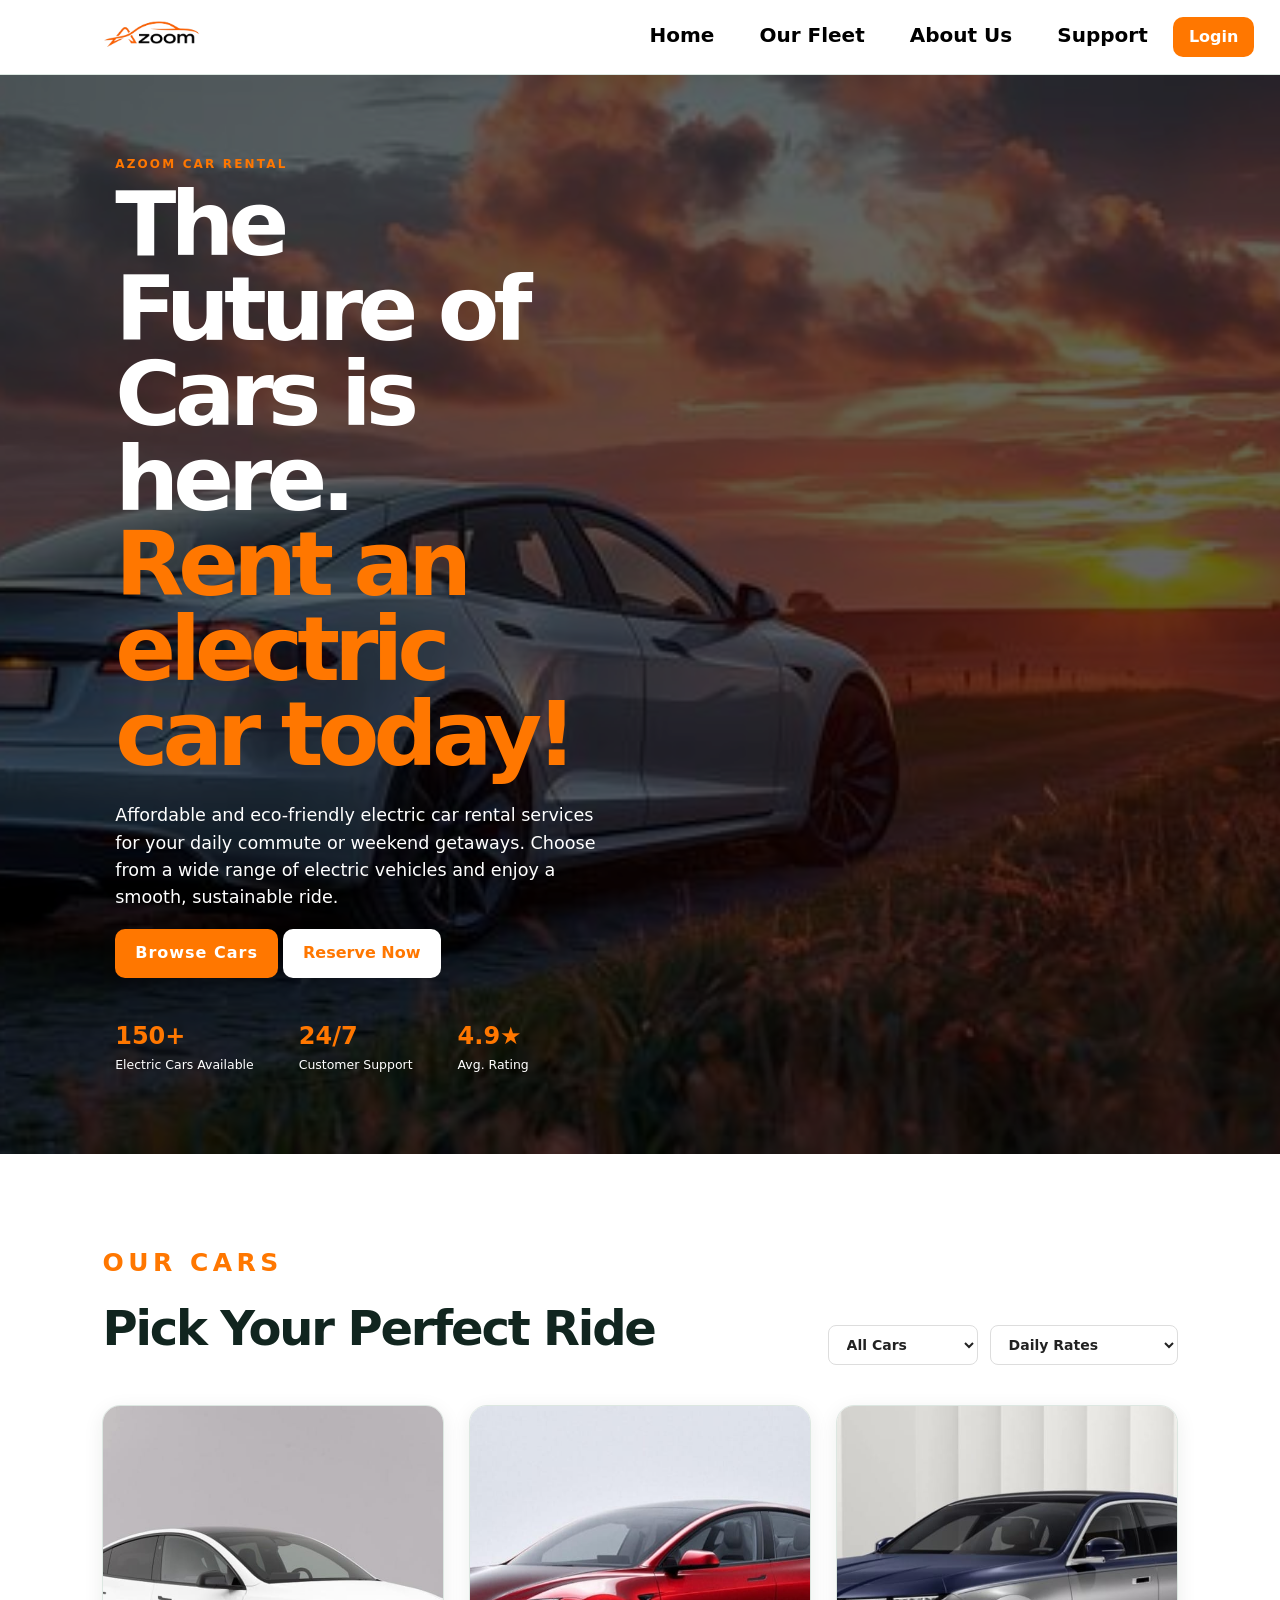
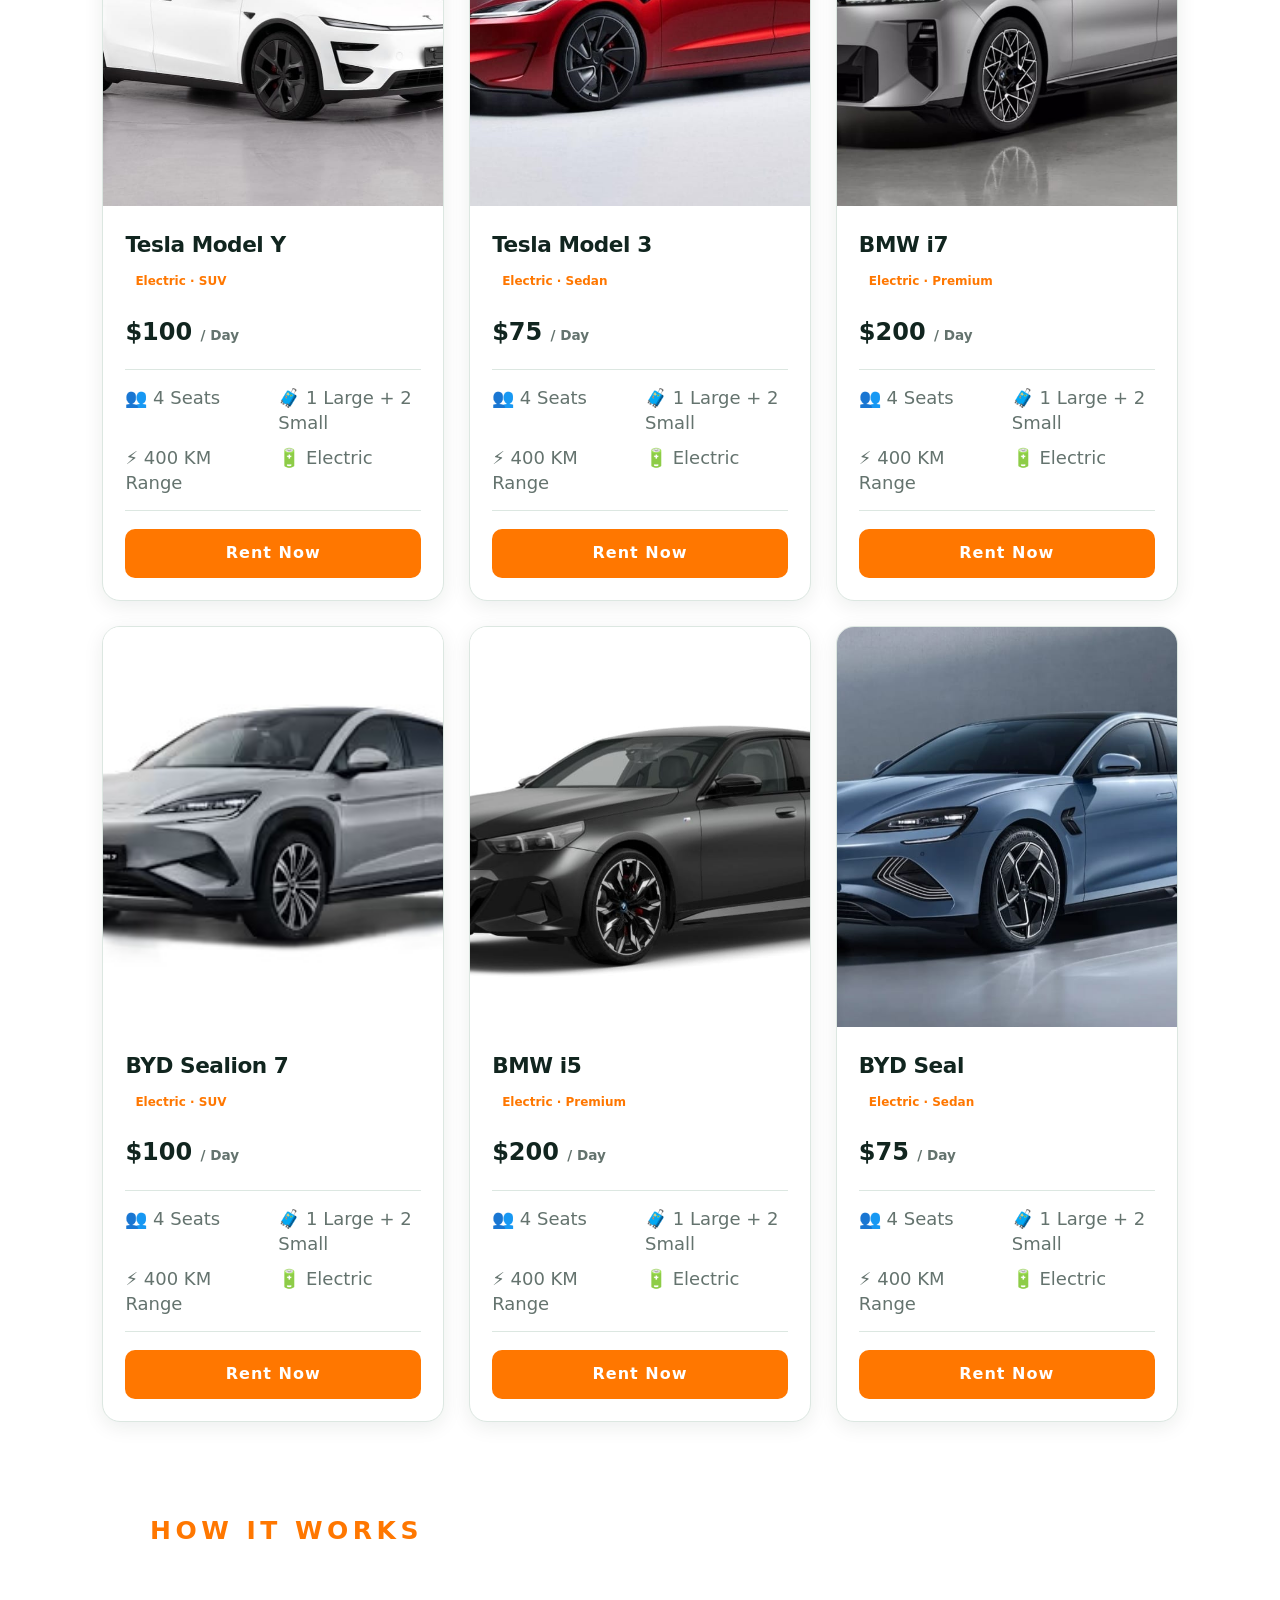
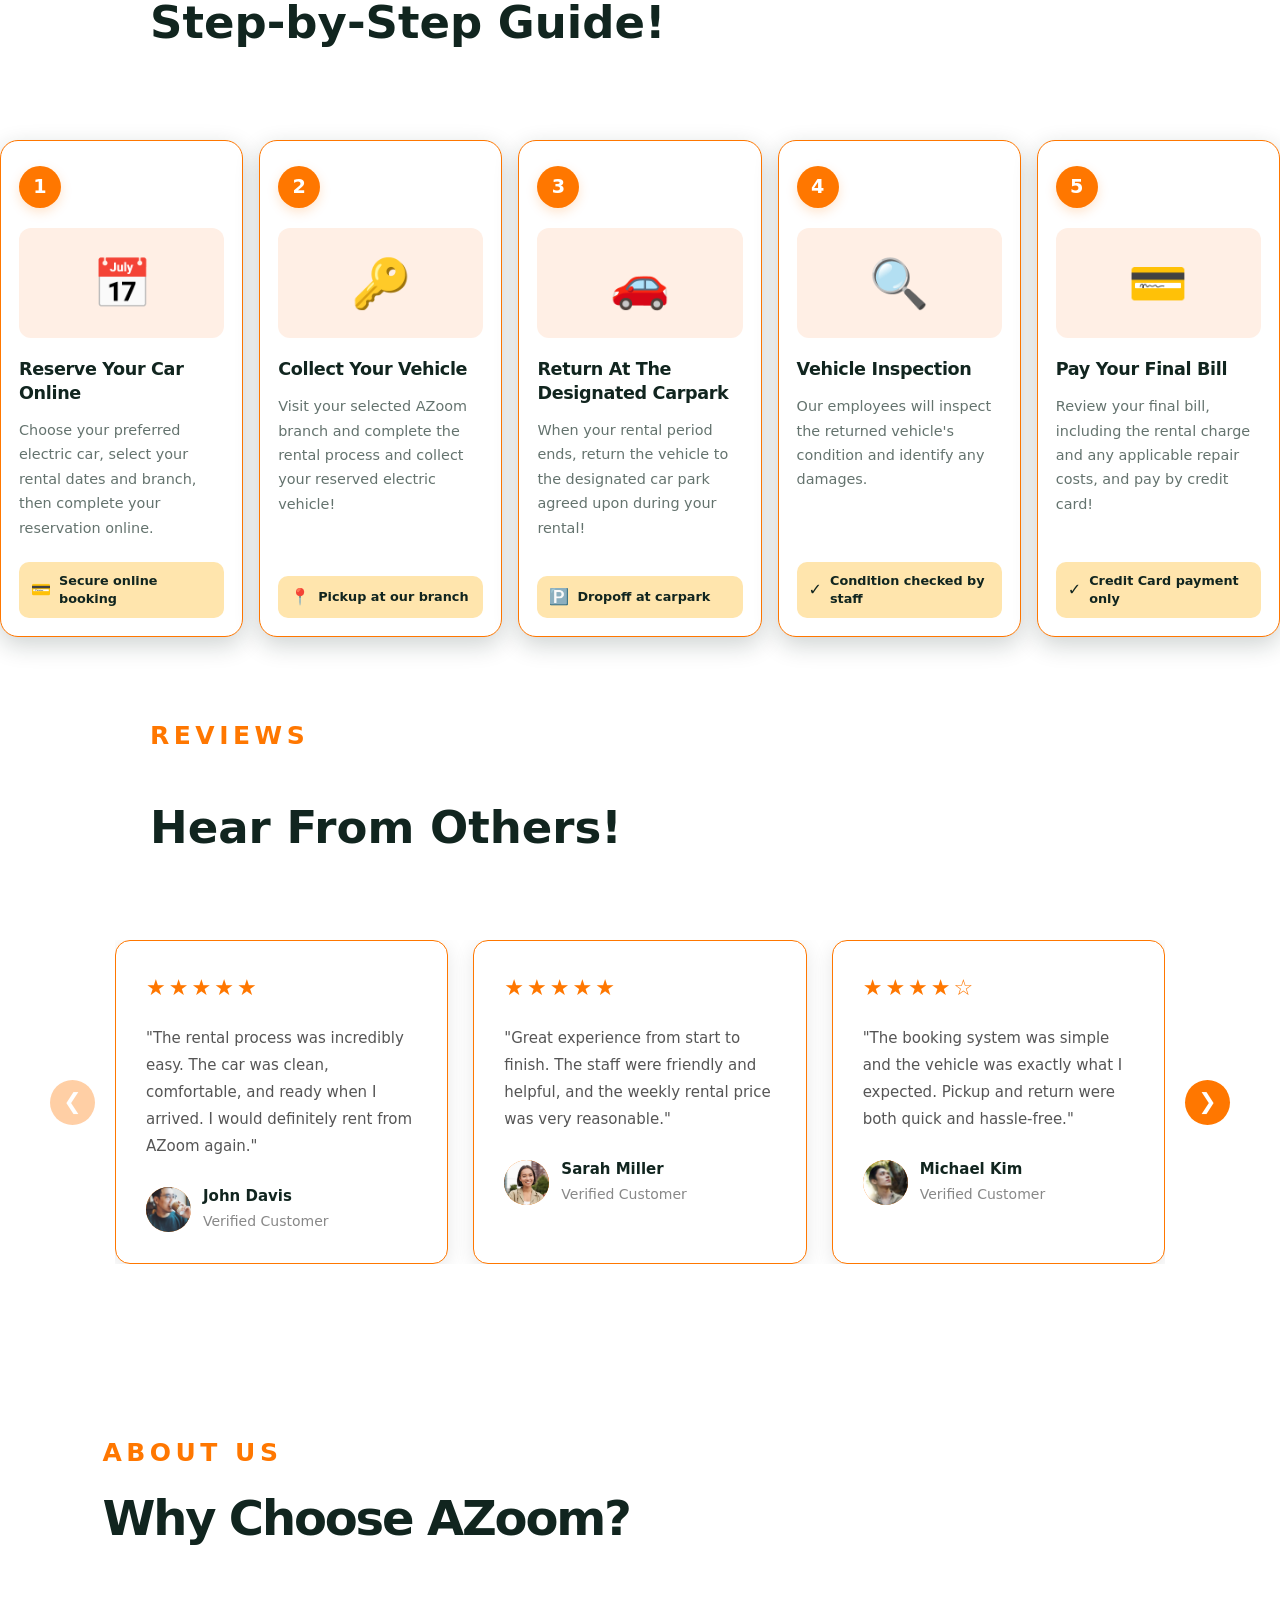
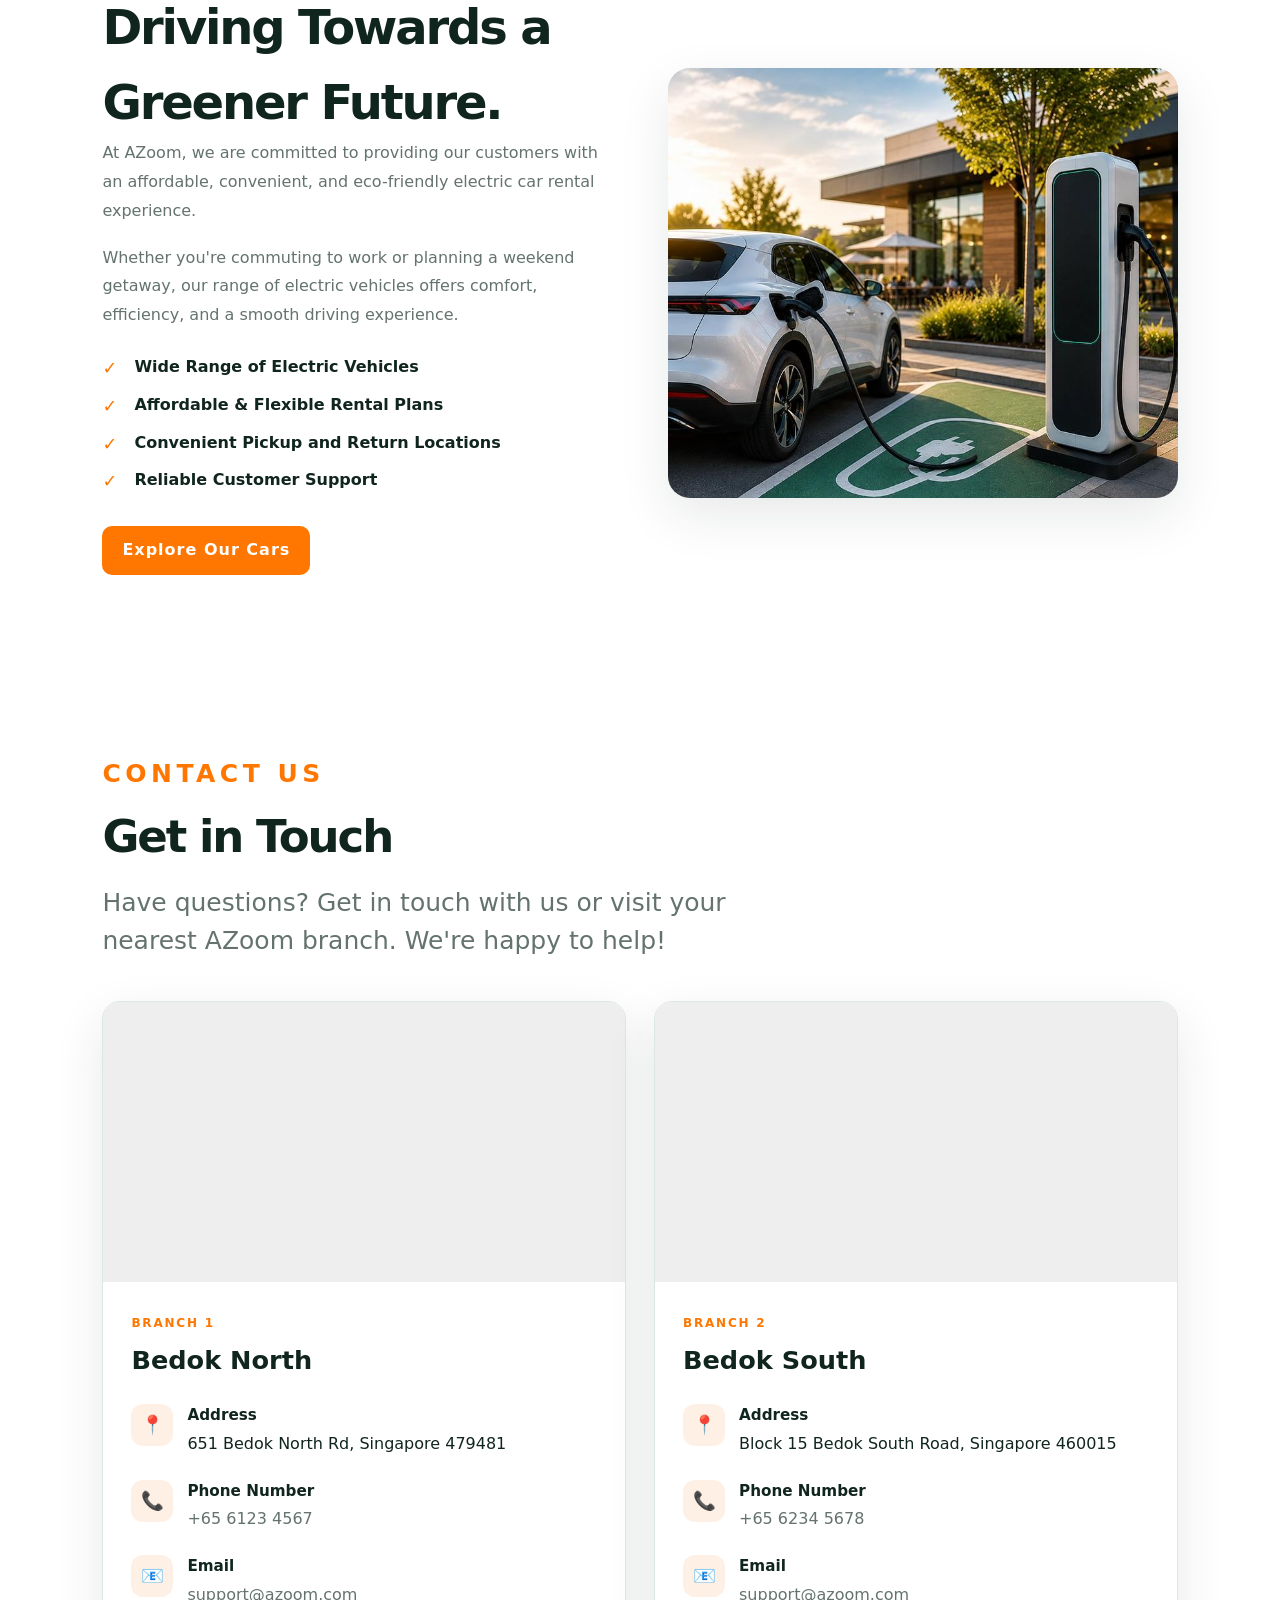
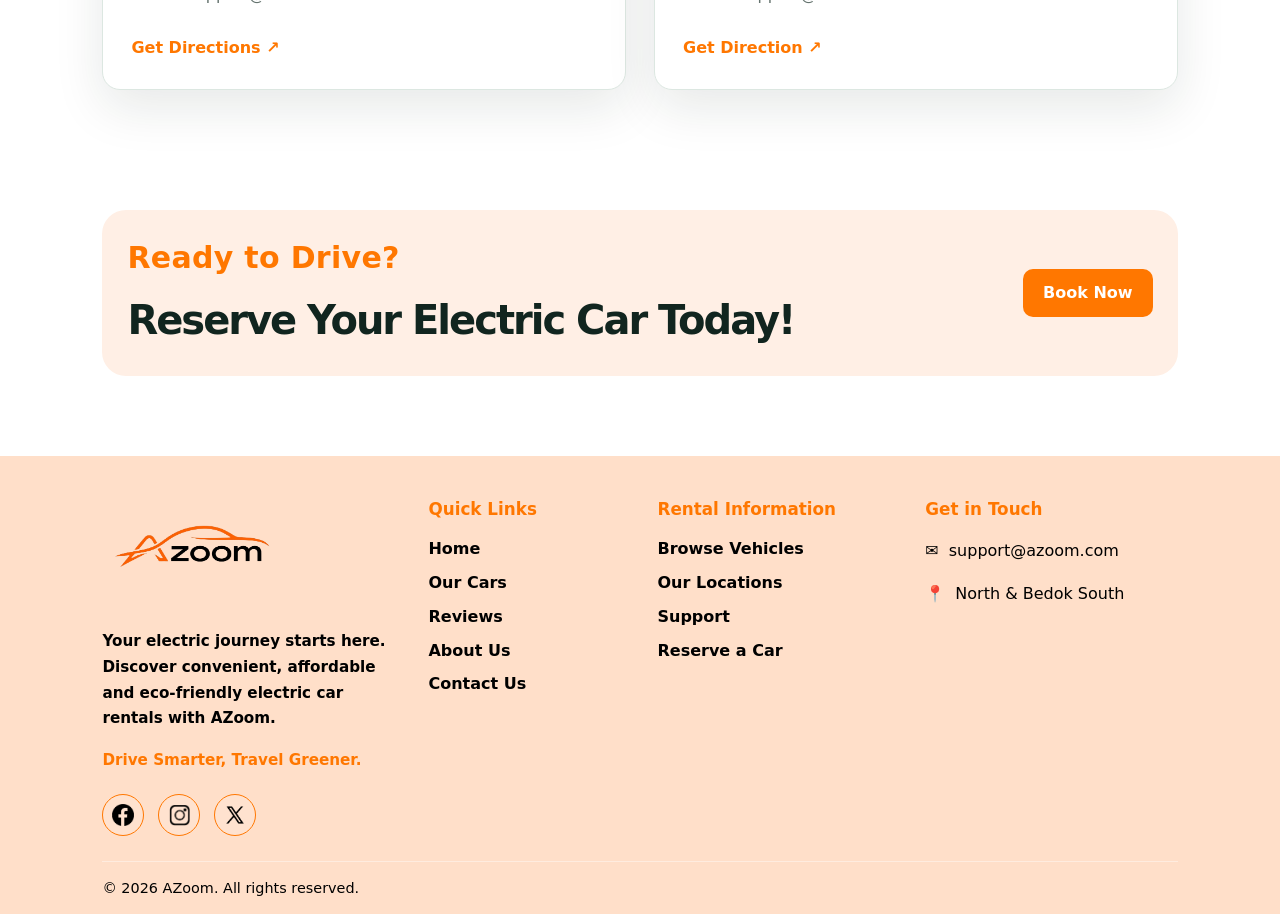
<file: index.html>
<!DOCTYPE html>
<html lang="en">
<head>
    <meta charset="UTF-8">
    <meta name="viewport" content="width=device-width, initial-scale=1.0">
    <title>AZoom Car Rental</title>
    <link rel="stylesheet" href="style.css">
    <link rel="stylesheet" href="https://cdnjs.cloudflare.com/ajax/libs/font-awesome/4.7.0/css/font-awesome.min.css">
</head>


<body>

    <header class="navbar">
        <div class="logo-container">
            <a href="#">
                <!--Logo-->
                <img src="img/logo.png" alt="Logo" class="logo">
            </a>
        </div>
        <!--Hamburger Icon-->
        <button class="menu-toggle" id="menuToggle" aria-label="Open navigation menu" aria-expanded="false" aria-controls="mobileNav" type="button">
            <i class="fa fa-bars"></i>
        </button>

        <!--Nav Links-->
        <nav id="mobileNav">
            <a href="#home">Home</a>    
            <a href="#cars">Our Fleet</a>
            <a href="#about">About Us</a>
            <a href="#contact">Support</a>

            <!--Login Btn-->
            <button class="btn btn-outline" id="LoginBtn" type="button">
                Login
            </button>
        </nav>
    </header>

    <main>
        <!--Hero Section-->
        <section id="home" class="hero">
            <div class="hero-content">
                <div class="img">
                    <img id="heroImage" src="img/hero.jpg" alt="Electric car">
                </div>
                <!--Small Heading-->
                <p class="small-text"> AZOOM CAR RENTAL</p>

                <!--Main Heading-->
                <h1>
                    The Future of Cars is here. <br>
                    <span>Rent an electric car today!</span>
                </h1>


                <p class="hero-text">
                    Affordable and eco-friendly electric car rental services for your daily commute or weekend getaways. Choose from a wide range of electric vehicles and enjoy a smooth, sustainable ride.
                </p>

                <!--Hero Btns-->
                <div class="hero-buttons">
                    <a href="#cars" class="btn btn-primary"> Browse Cars</a>
                    <button class="btn btn-secondary" id="ReserveBtn">Reserve Now</button>
                </div>
                <!--Trust Stats-->
                <div class="TrustRow">

                    <div>
                        <strong>150+</strong>
                        <span>Electric Cars Available</span>
                    </div>

                    <div>
                        <strong>24/7</strong>
                        <span>Customer Support</span>
                    </div>

                    <div>
                        <strong>4.9★</strong>
                        <span>Avg. Rating</span>
                    </div>

                </div>

            </div>
        </section>

        
        <!--Car Fleet-->
        <section id="cars" class="section">
            <div class="section-head">
                <div>
                    <p class="small-text">OUR CARS</p>
                    <h2>Pick Your Perfect Ride</h2>
                </div>
                <div class="filters">
                    <select id="typeFilter">
                        <option value="all">All Cars</option>
                        <option value="SUV"> SUV</option>
                        <option value="Premium">Premium</option>
                        <option value="Sedan">Sedan</option>
                    </select>

                    <select id="timeFilter">
                        <option value="daily">
                            Daily Rates
                        </option>

                        <option value="weekly">
                        Weekly Rates
                        </option>

                        <option value="monthly">
                            Monthly Rates
                        </option>
                    </select>
                </div>
            </div>

            <!--Car Grid-->
            <div class="car-grid" id="carGrid">

                <article class="car-card" data-type="SUV">
                    <div class="car-image">
                        <img src="img/TeslaY.jpg" alt="Tesla Model Y">
                    </div>

                    <div class="car-info">
                        <div class="car-title-row">
                            <div>
                                <h3>Tesla Model Y</h3>
                                <span class="tag">Electric · SUV</span>
                            </div>
                        </div>

                        <div class="price">
                            $100 <small>/ Day</small>
                        </div>

                        <div class="car-specs">
                            <span>👥 4 Seats</span>
                            <span>🧳 1 Large + 2 Small</span>
                            <span>⚡ 400 KM Range</span>
                            <span>🔋 Electric</span>
                        </div>

                        <button class="btn btn-primary rent-btn">
                            Rent Now
                        </button>
                    </div>
                </article>

                <article class="car-card" data-type="Sedan">
                    <div class="car-image">
                        <img src="img/TeslaM3.jpg" alt="Tesla Model 3">
                    </div>

                    <div class="car-info">
                        <div class="car-title-row">
                            <div>
                                <h3>Tesla Model 3</h3>
                                <span class="tag">Electric · Sedan</span>
                            </div>
                        </div>

                        <div class="price">
                            $75 <small>/ Day</small>
                        </div>

                        <div class="car-specs">
                            <span>👥 4 Seats</span>
                            <span>🧳 1 Large + 2 Small</span>
                            <span>⚡ 400 KM Range</span>
                            <span>🔋 Electric</span>
                        </div>

                        <button class="btn btn-primary rent-btn">
                            Rent Now
                        </button>
                    </div>
                </article>

                <article class="car-card" data-type="Premium">
                    <div class="car-image">
                        <img src="img/BMWi7.jpg" alt="BMW i7">
                    </div>

                    <div class="car-info">
                        <div class="car-title-row">
                            <div>
                                <h3>BMW i7</h3>
                                <span class="tag">Electric · Premium</span>
                            </div>
                        </div>

                        <div class="price">
                            $200 <small>/ Day</small>
                        </div>

                        <div class="car-specs">
                            <span>👥 4 Seats</span>
                            <span>🧳 1 Large + 2 Small</span>
                            <span>⚡ 400 KM Range</span>
                            <span>🔋 Electric</span>
                        </div>

                        <button class="btn btn-primary rent-btn">
                            Rent Now
                        </button>
                    </div>
                </article>

                <article class="car-card" data-type="SUV">
                    <div class="car-image">
                        <img src="img/BydSealion7.jpg" alt="BYD Sealion 7">
                    </div>

                    <div class="car-info">
                        <div class="car-title-row">
                            <div>
                                <h3>BYD Sealion 7</h3>
                                <span class="tag">Electric · SUV</span>
                            </div>
                        </div>

                        <div class="price">
                            $100 <small>/ Day</small>
                        </div>

                        <div class="car-specs">
                            <span>👥 4 Seats</span>
                            <span>🧳 1 Large + 2 Small</span>
                            <span>⚡ 400 KM Range</span>
                            <span>🔋 Electric</span>
                        </div>

                        <button class="btn btn-primary rent-btn">
                            Rent Now
                        </button>
                    </div>
                </article>

                <article class="car-card" data-type="Premium">
                    <div class="car-image">
                        <img src="img/BMWi5.jpg" alt="BMW i5">
                    </div>

                    <div class="car-info">
                        <div class="car-title-row">
                            <div>
                                <h3>BMW i5</h3>
                                <span class="tag">Electric · Premium</span>
                            </div>
                        </div>

                        <div class="price">
                            $200 <small>/ Day</small>
                        </div>

                        <div class="car-specs">
                            <span>👥 4 Seats</span>
                            <span>🧳 1 Large + 2 Small</span>
                            <span>⚡ 400 KM Range</span>
                            <span>🔋 Electric</span>
                        </div>

                        <button class="btn btn-primary rent-btn">
                            Rent Now
                        </button>
                    </div>
                </article>

                <article class="car-card" data-type="Sedan">
                    <div class="car-image">
                        <img src="img/BYDSeal.jpg" alt="BYD Seal">
                    </div>

                    <div class="car-info">
                        <div class="car-title-row">
                            <div>
                                <h3>BYD Seal</h3>
                                <span class="tag">Electric · Sedan</span>
                            </div>
                        </div>

                        <div class="price">
                            $75 <small>/ Day</small>
                        </div>

                        <div class="car-specs">
                            <span>👥 4 Seats</span>
                            <span>🧳 1 Large + 2 Small</span>
                            <span>⚡ 400 KM Range</span>
                            <span>🔋 Electric</span>
                        </div>

                        <button class="btn btn-primary rent-btn">
                            Rent Now
                        </button>
                    </div>
                </article>

            </div>

        </section>

        <!--How it works Section-->
        <section id="how-it-works" class="how-it-works-section">
            <div class="section-head">
                <div>
                    <p class="small-text">HOW IT WORKS</p>
                    <h2>Step-by-Step Guide!</h2>
                </div>
            </div>
            <!--Step by step Grid-->
            <div class="steps-grid">
                <article class="steps-card">
                    <div class="stepNumber">1</div>

                    <div class="stepsIcon">📅</div>

                    <h3>Reserve Your Car Online</h3>
                    <p>Choose your preferred electric car, select your rental
                        dates and branch, then complete your reservation online.
                    </p>

                    <div class="step-footer">
                        <span>💳</span>
                        Secure online booking
                    </div>
                </article>

                <article class="steps-card">
                    <div class="stepNumber">2</div>

                    <div class="stepsIcon">🔑</div>

                    <h3>Collect Your Vehicle</h3>
                    <p>Visit your selected AZoom branch and complete the rental process 
                        and collect your reserved electric vehicle!
                    </p>

                    <div class="step-footer">
                        <span>📍</span>
                        Pickup at our branch
                    </div>
                </article>

                <article class="steps-card">
                    <div class="stepNumber">3</div>

                    <div class="stepsIcon">🚗</div>

                    <h3>Return At The Designated Carpark</h3>
                    <p>When your rental period ends, return the vehicle to the
                        designated car park agreed upon during your rental!
                    </p>

                    <div class="step-footer">
                        <span>🅿️</span>
                        Dropoff at carpark
                    </div>
                </article>

                <article class="steps-card">
                    <div class="stepNumber">4</div>

                    <div class="stepsIcon">🔍</div>

                    <h3>Vehicle Inspection</h3>
                    <p>Our employees will inspect the returned vehicle's condition 
                        and identify any damages.
                    </p>

                    <div class="step-footer">
                        <span>✓</span>
                        Condition checked by staff
                    </div>
                </article>

                <article class="steps-card">
                    <div class="stepNumber">5</div>

                    <div class="stepsIcon">💳</div>

                    <h3>Pay Your Final Bill</h3>
                    <p>Review your final bill, including the rental charge and any applicable
                        repair costs, and pay by credit card!
                    </p>

                    <div class="step-footer">
                        <span>✓</span>
                        Credit Card payment only
                    </div>
                </article>
            </div>
        </section>

        <!--Review-->
        <section id="reviews" class="reviews-section">

            <div class="section-head">
                <div>
                    <p class="small-text">REVIEWS</p>
                    <h2>Hear From Others!</h2>
                </div>
            </div>

            <!--Review Scroll-->
            <div class="reviews-container">
                <button class="review-arrow review-prev" id="reviewPrev">&#10094;</button>

                <div class="reviews-window">
                    <div class="reviews-track" id="reviewsTrack">
                        <article class="review-card">

                            <div class="review-stars">
                                ★★★★★
                            </div>

                            <p class="review-text">
                                "The rental process was incredibly easy.
                        The car was clean, comfortable, and ready when
                        I arrived. I would definitely rent from AZoom again."
                            </p>

                            <div class="review-customer">
                                <div class="customer-avatar">
                                    <img src="img/JD.jpg">
                                </div>

                                <div>
                                    <h3>John Davis</h3>
                                    <span>Verified Customer</span>
                                </div>
                            </div>
                        </article>

                        <article class="review-card">

                            <div class="review-stars">
                                ★★★★★
                            </div>

                            <p class="review-text">
                                "Great experience from start to finish. The staff
                                were friendly and helpful, and the weekly rental
                                price was very reasonable."
                            </p>

                            <div class="review-customer">
                                <div class="customer-avatar">
                                    <img src="img/SM.jpg">
                                </div>

                                <div>
                                    <h3>Sarah Miller</h3>
                                    <span>Verified Customer</span>
                                </div>
                            </div>

                        </article>

                        <article class="review-card">

                            <div class="review-stars">
                                ★★★★☆
                            </div>

                            <p class="review-text">
                                "The booking system was simple and the vehicle was
                                exactly what I expected. Pickup and return were
                                both quick and hassle-free."
                            </p>

                            <div class="review-customer">
                                <div class="customer-avatar">
                                    <img src="img/MK.jpg">
                                </div>

                                <div>
                                    <h3>Michael Kim</h3>
                                    <span>Verified Customer</span>
                                </div>
                            </div>

                        </article>

                        <article class="review-card">

                            <div class="review-stars">
                                ★★★★★
                            </div>

                            <p class="review-text">
                                "I needed a car for a month and AZoom made the
                                entire process very straightforward. Excellent
                                service and a great vehicle."
                            </p>

                            <div class="review-customer">
                                <div class="customer-avatar">
                                    <img src="img/EW.jpg">
                                </div>

                                <div>
                                    <h3>Emily Wong</h3>
                                    <span>Verified Customer</span>
                                </div>
                            </div>

                        </article>

                        <article class="review-card">

                            <div class="review-stars">
                                ★★★★★
                            </div>

                            <p class="review-text">
                                "Very impressed with the quality of the car and
                                the service. Everything was exactly as advertised."
                            </p>

                            <div class="review-customer">
                                <div class="customer-avatar">
                                    <img src="img/DL.jpg">
                                </div>

                                <div>
                                    <h3>Daniel Lee</h3>
                                    <span>Verified Customer</span>
                                </div>
                            </div>

                        </article>

                        <article class="review-card">

                            <div class="review-stars">
                                ★★★★☆
                            </div>

                            <p class="review-text">
                                "The staff were professional and the rental was
                                reasonably priced. I had a very good experience
                                overall."
                            </p>

                            <div class="review-customer">
                                <div class="customer-avatar">
                                    <img src="img/AL.jpg">
                                </div>

                                <div>
                                    <h3>Alex Lim</h3>
                                    <span>Verified Customer</span>
                                </div>
                            </div>

                        </article>
                    </div>
                </div>

                <button class="review-arrow review-next" id="reviewNext">&#10095;</button>
            </div>
        </section>

        <!--About Us-->
        <section id="about" class="section">
            <div class="section-head">
                <div>
                    <p class="small-text">ABOUT US</p>
                    <h2>Why Choose AZoom?</h2>
                </div>
            </div>

            <div class="about-content">
                <div class="about-text">
                    <h2>Driving Towards a Greener Future.</h2>

                    <p>
                        At AZoom, we are committed to providing our customers with an affordable,
                        convenient, and eco-friendly electric car rental experience.
                    </p>

                    <p>
                        Whether you're commuting to work or planning a weekend getaway,
                        our range of electric vehicles offers comfort, efficiency, and a smooth
                        driving experience.
                    </p>

                    <ul class="about-benefits">
                        <li>Wide Range of Electric Vehicles</li>
                        <li>Affordable & Flexible Rental Plans</li>
                        <li>Convenient Pickup and Return Locations</li>
                        <li>Reliable Customer Support</li>
                    </ul>

                    <a href="#cars" class="btn btn-primary about-btn">Explore Our Cars</a>
                </div>

                <div class="about-image">
                    <img src="img/aboutus.jpg" alt="AboutImage">
                    
                </div>

        </section>
        <!--Contact Us-->
        <section id="contact" class="section">
            <div class="section-head">
                <div>
                    <p class="small-text">CONTACT US</p>
                    <h2>Get in Touch</h2>

                    <p class="contact-intro">Have questions? Get in touch with us or visit your nearest AZoom branch. We're happy to help!</p>
                </div>
            </div>

            <!--Location Cards-->
            <div class="location-grid">
                <article class="location-card">
                    <div class="location-map">
                        <iframe src="https://maps.google.com/maps?q=Bedok%20North%2C%20Singapore&output=embed" width="100%" height="280" style="border: 0;" allowfullscreen="" loading="lazy" referrerpolicy="no-referrer-when-downgrade" title="Map showing AZoom Bedok North">
                        </iframe>
                    </div>

                    <div class="location-info">
                        <span class="location-tag">BRANCH 1</span>
                        <h3>Bedok North</h3>

                        <div class="contact-detail">
                            <span class="detail-icon">📍</span>
                            <div>
                                <strong>Address</strong>
                                <p>651 Bedok North Rd, Singapore 479481</p>
                            </div>
                        </div>

                        <div class="contact-detail">
                            <span class="detail-icon">📞</span>
                            <div>
                                <strong>Phone Number</strong>
                                <p><a href="tel:+6561234567">+65 6123 4567</a></p>
                            </div>
                        </div>

                        <div class="contact-detail">
                            <span class="detail-icon">📧</span>
                            <div>
                                <strong>Email</strong>
                                <p><a href="mailto:support@azoom.com">support@azoom.com</a></p>
                            </div>
                        </div>

                        <a class="location-link" href="https://www.google.com/maps/search/?api=1&query=Bedok+North+Singapore" target="_blank" rel="noopener noreferrer">Get Directions ↗</a>
                    </div>
                </article>

                <article class="location-card">
                    <div class="location-map">
                        <iframe src="https://maps.google.com/maps?q=Bedok%20South%2C%20Singapore&output=embed" width="100%" height="280" style="border: 0;" allowfullscreen="" loading="lazy" referrerpolicy="no-referrer-when-downgrade" title="Map showing AZoom Bedok South">
                        </iframe>
                    </div>

                    <div class="location-info">
                        <span class="location-tag">BRANCH 2</span>
                        <h3>Bedok South</h3>

                        <div class="contact-detail">
                            <span class="detail-icon">📍</span>
                            <div>
                                <strong>Address</strong>
                                <p>Block 15 Bedok South Road, Singapore 460015</p>
                            </div>
                        </div>

                        <div class="contact-detail">
                            <span class="detail-icon">📞</span>
                            <div>
                                <strong>Phone Number</strong>
                                <p><a href="tel:+6562345678">+65 6234 5678</a></p>
                            </div>
                        </div>

                        <div class="contact-detail">
                            <span class="detail-icon">📧</span>
                            <div>
                                <strong>Email</strong>
                                <p><a href="mailto:support@azoom.com">support@azoom.com</a></p>
                            </div>
                        </div>

                        <a class="location-link" href="https://www.google.com/maps/search/?api=1&query=Bedok+South+Singapore" target="_blank" rel="noopener noreferrer">Get Direction ↗</a>
                    </div>
                </article>
            </div>



        </section>

        <!--Final CTA-->
        <section class="call-to-action">
            <div>
                <p class="small-text">Ready to Drive?</p>
                <h2>Reserve Your Electric Car Today!</h2>
            </div>
            <button class="btn btn-secondary" id="CTAReserveBtn">Book Now</button> <!--CTA Btn-->
        </section>
    </main>

    <!--Footer-->
    <footer class="site-footer">
        <div class="footer-container">

            <div class="footer-brand">
                <a href="#home" class="footer-logo">
                    <img src="img/logo.png" alt="AZoom">
                </a>

                <p>Your electric journey starts here.
                    Discover convenient, affordable and eco-friendly
                    electric car rentals with AZoom.
                </p>

                <p class="footer-note">
                    Drive Smarter, Travel Greener.
                </p>

                <div class="footer-social">
                    <a href="https://www.facebook.com/"><img class="footer-icon" src="social/facebook.png"></a>
                    <a href="https://www.instagram.com/"><img class="footer-icon" src="social/insta.png"></a>
                    <a href="https://www.x.com/"><img class="footer-icon" src="social/x.png"></a>
                </div>
            </div>
            

            <div class="footer-link">
                <h3>Quick Links</h3>
                <ul>
                    <li><a href="#home">Home</a></li>
                    <li><a href="#cars">Our Cars</a></li>
                    <li><a href="#reviews">Reviews</a></li>
                    <li><a href="#about">About Us</a></li>
                    <li><a href="#contact">Contact Us</a></li>
                </ul>
            </div>

            <div class="footer-link">
                <h3>Rental Information</h3>
                <ul>
                    <li><a href="#cars">Browse Vehicles</a></li>
                    <li><a href="#contact">Our Locations</a></li>
                    <li><a href="#contact">Support</a></li>
                    <li><a href="#home" id="footerReserveBtn">Reserve a Car</a></li>
                </ul>
            </div>

            <div class="footer-contact">
                <h3>Get in Touch</h3>

                <p>
                    <span>✉</span>
                    <a href="mailto:support@azoom.com">support@azoom.com</a>
                </p>
                <div class="footer-location">
                <p>
                    <span>📍</span>
                    North &amp; Bedok South
                </p>
                </div>

            </div>

        </div>

        <div class="footer-bottom">
            <p>&copy; 2026 AZoom. All rights reserved.</p>
        </div>


    </footer>

    <!--Reservation Modal-->
    <div class="modal" id="reservationModal" aria-hidden="true">
        <div class="modal-box">
            <button class="close" data-close="reservationModal">
                &times;
            </button>

            <div class="modal-header">
                <p class="small-text">RESERVE NOW</p>
                <h3>Payment and Reservation are by Credit Card Only.</h3>
            </div>

            <form id="reservationForm">
                <div class="form-grid">
                    <label>
                        Full Name:
                        <input id="CustomerName" required placeholder="John Doe">
                    </label>

                    <label>
                        Email:
                        <input id="CustomerEmail" type="email" required placeholder="johndoe@example.com" onkeydown="return event.key !== ' '" oninput="this.value = this.value.replace(/\s/g, '')">
                    </label>

                    <label>
                        Car Model:
                        <select id="CarModel" required>
                            <option value="Tesla-MY" data-type="SUV">Tesla Model Y</option>
                            <option value="Tesla-M3" data-type="Sedan">Tesla Model 3</option>
                            <option value="BMW-i7" data-type="Premium">BMW i7</option>
                            <option value="BYD-Sealion" data-type="SUV">BYD Sealion 7</option>
                            <option value="BMW-i5" data-type="Premium">BMW i5</option>
                            <option value="BYD-Seal" data-type="Sedan">BYD Seal</option>
                        </select>
                    </label>

                    <label>
                        Rental Duration:
                        <select id="RentalDuration" required>
                            <option value="daily">Daily</option>
                            <option value="weekly">Weekly</option>
                            <option value="monthly">Monthly</option>
                        </select>
                    </label>

                    <label>
                        Pickup Branch:
                        <select id="PickupBranch" required>
                            <option value="downtown">Bedok North</option>
                            <option value="airport">Bedok South</option>
                        </select>
                    </label>

                    <label>
                        Pickup Date:
                        <input id="PickupDate" type="date" required>
                    </label>

                    <label>
                        Return Date:
                        <input id="ReturnDate" type="date" required>
                    </label>

                    <label>
                        Credit Card Number:
                        <input id="CreditCardNumber" inputmode="numeric" maxlength="19" required placeholder="1234 5678 9012 3456" oninput="this.value = this.value.replace(/[^0-9 ]/g, '')">
                    </label>

                </div>

                <div class="preview-price">
                    <span>Estimated Total: $</span>
                    <strong id="estimatedPrice">0.00</strong>
                </div>

                <label class="check">
                    <input type="checkbox" required>
                    I agree to the rental terms and policy.
                </label>

                <button class="btn btn-primary full" type="submit">
                    Confirm Reservation
                </button>
            </form>
        </div>
    </div>

    <!--Login Modal-->
    <div class="modal" id="loginModal" aria-hidden="true">
        <div class="modal-box small">

            <button class="close" data-close="loginModal"> &times;</button> <!--Close btn-->
            <p class="small-text">CUSTOMER PORTAL</p>
            <h2>Welcome Back!</h2>

            <form id="loginForm">
                <label>
                    Email:
                    <input type="email" id="loginEmail" required placeholder="johndoe@example.com">
                </label>

                <label>
                    Password:
                    <input type="password" id="loginPassword" required placeholder="********">
                </label>

                <a href="#" id="forgetPassword">Forget Password?</a><br>
                <a href="#" id="showSignup">Don't have an account? Sign up here</a>

                <button class="btn btn-primary full" type="submit">
                    Login
                </button>
            </form>
        </div>
    </div>

    <!--Sign Up Modal-->
    <div class="modal" id="signupModal" aria-hidden="true"> 
        <div class="modal-box small">

            <button class="close" data-close="signupModal">&times;</button>
        

            <p class="small-text">CUSTOMER PORTAL</p>
            <h2>Create Account</h2>

            <form id="signupForm">
                <label>Full Name:
                    <input type="text" id="signupName" required placeholder="John Doe">
                </label>

                <label>Email:
                    <input type="email" id="signupEmail" required placeholder="johndoe@gmail.com">
                </label>

                <label>Password:
                    <input type="password" id="signupPassword" required placeholder="**********">
                </label>

                <label>Confirm Password:
                    <input type="password" id="signupConfirmPassword" required placeholder="***********">
                </label>

                <button class="btn btn-primary full" type="submit">Sign Up</button>

                <a href="#" id="showLogin">Already have an account? Login here!</a>
            </form>
        </div>
    </div>

    <!--Forgot PW Modal-->
    <div class="modal" id="forgetPasswordModal" aria-hidden="true">
        <div class="modal-box small">

            <button class="close" data-close="forgetPasswordModal">&times;</button>

            <p class="small-text">CUSTOMER PORTAL</p>
            <h2>Reset Password</h2>

            <p class="forgetDescription">
                Enter your registered email address and enter a new password.
            </p>

            <form id="forgetPasswordForm">
                <label>Email: 
                    <input type="email" id="resetEmail" required placeholder="johndoe@gmail.com">
                </label>

                <label>New Password: 
                    <input type="password" id="newPassword" required minlength="8" placeholder="At least 8 Characters">
                </label>

                <label>Confirm New Password: 
                    <input type="password" id="confirmNewPassword" required minlength="8" placeholder="Enter your new password again.">
                </label>

                <button class="btn btn-primary full" type="submit">Reset Password</button>

                <a href="#" id="backToLogin">Back To Login</a>
            </form>
        </div>
    </div>


    <script src="script.js"></script>
        
</body>
</html>
</file>
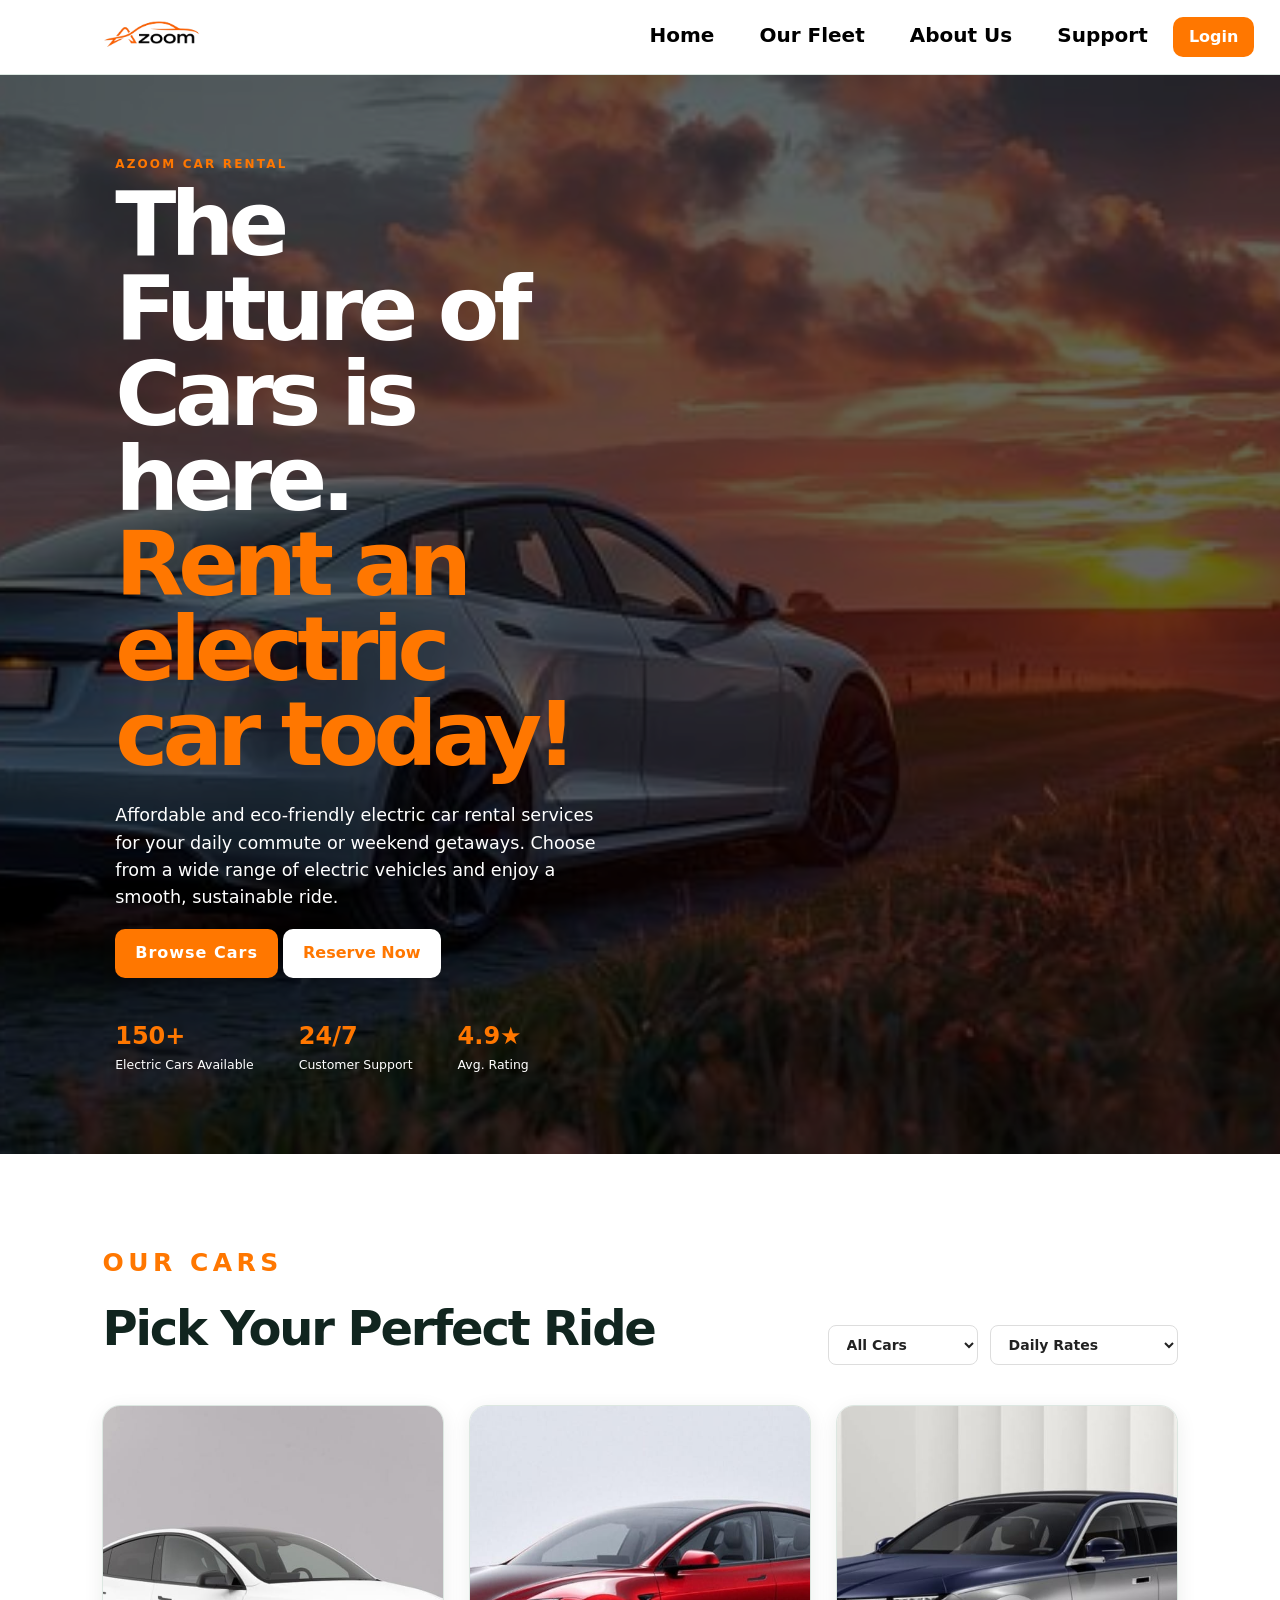
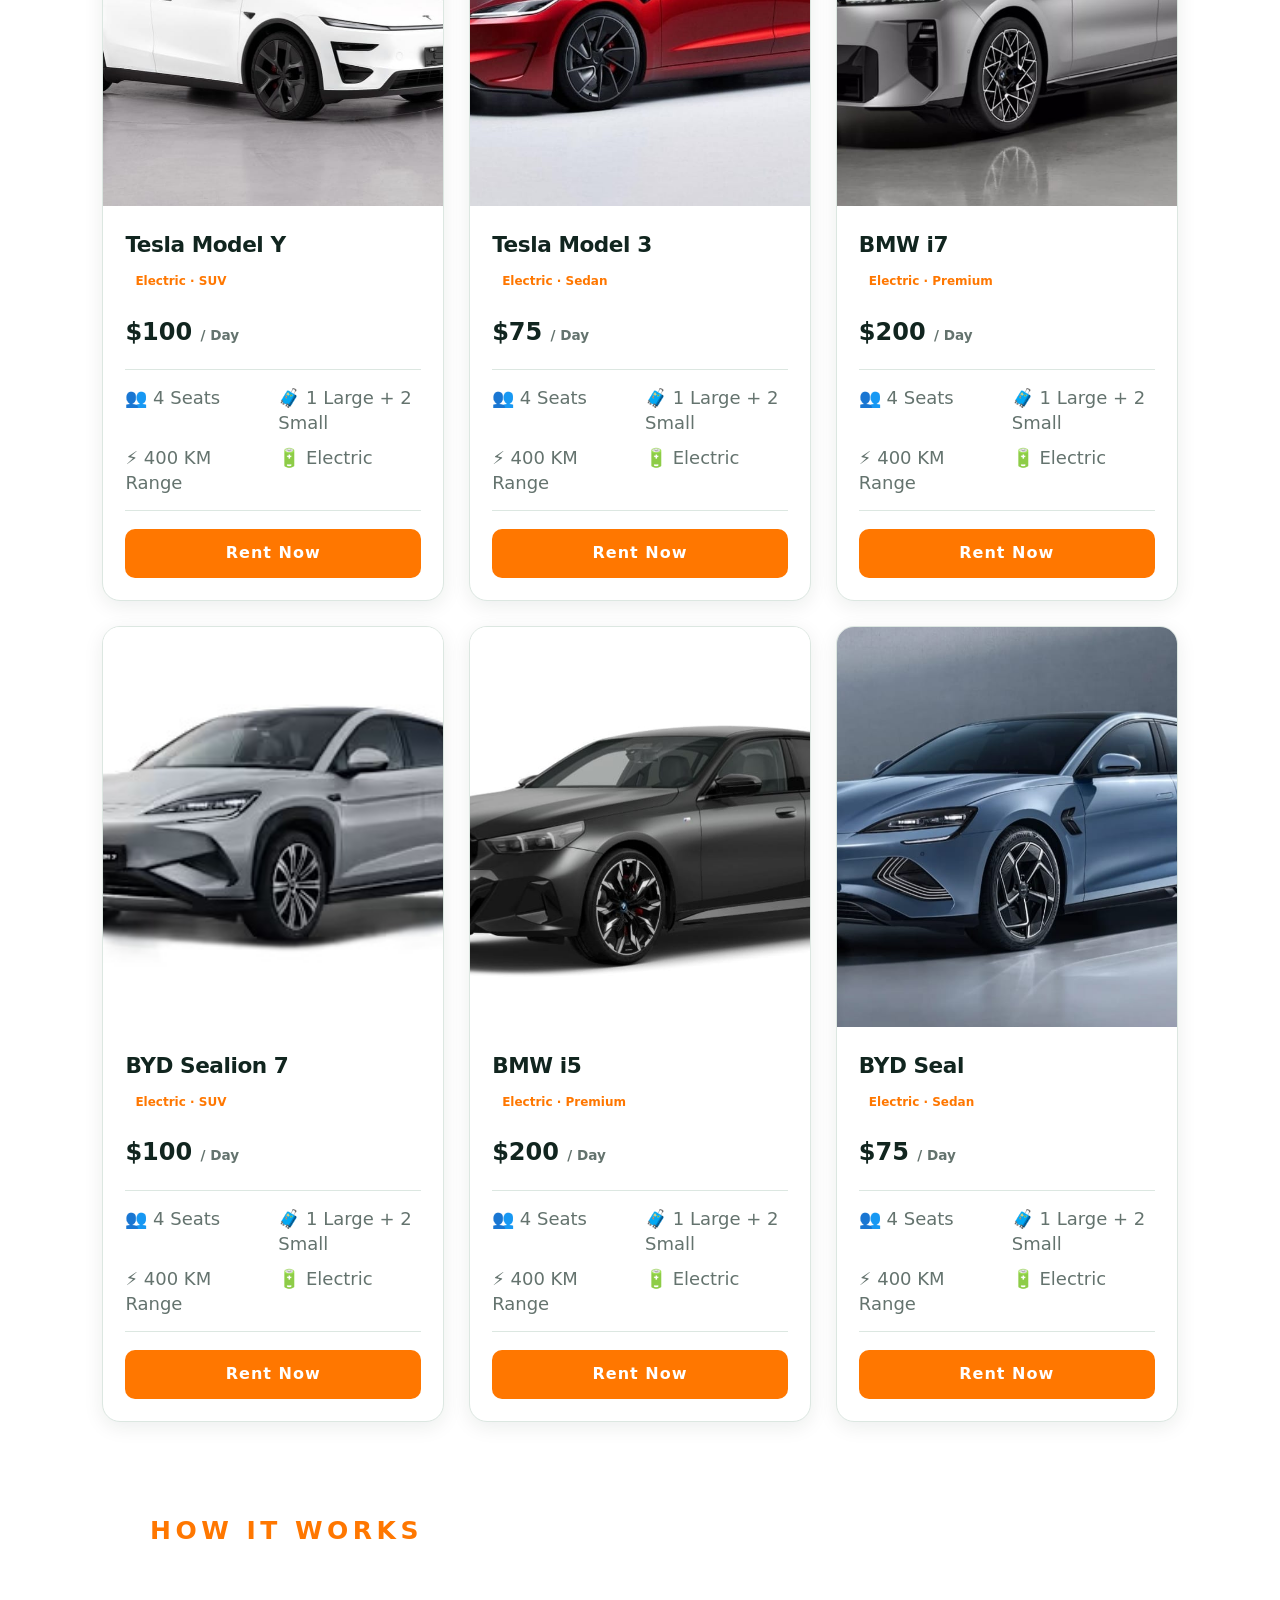
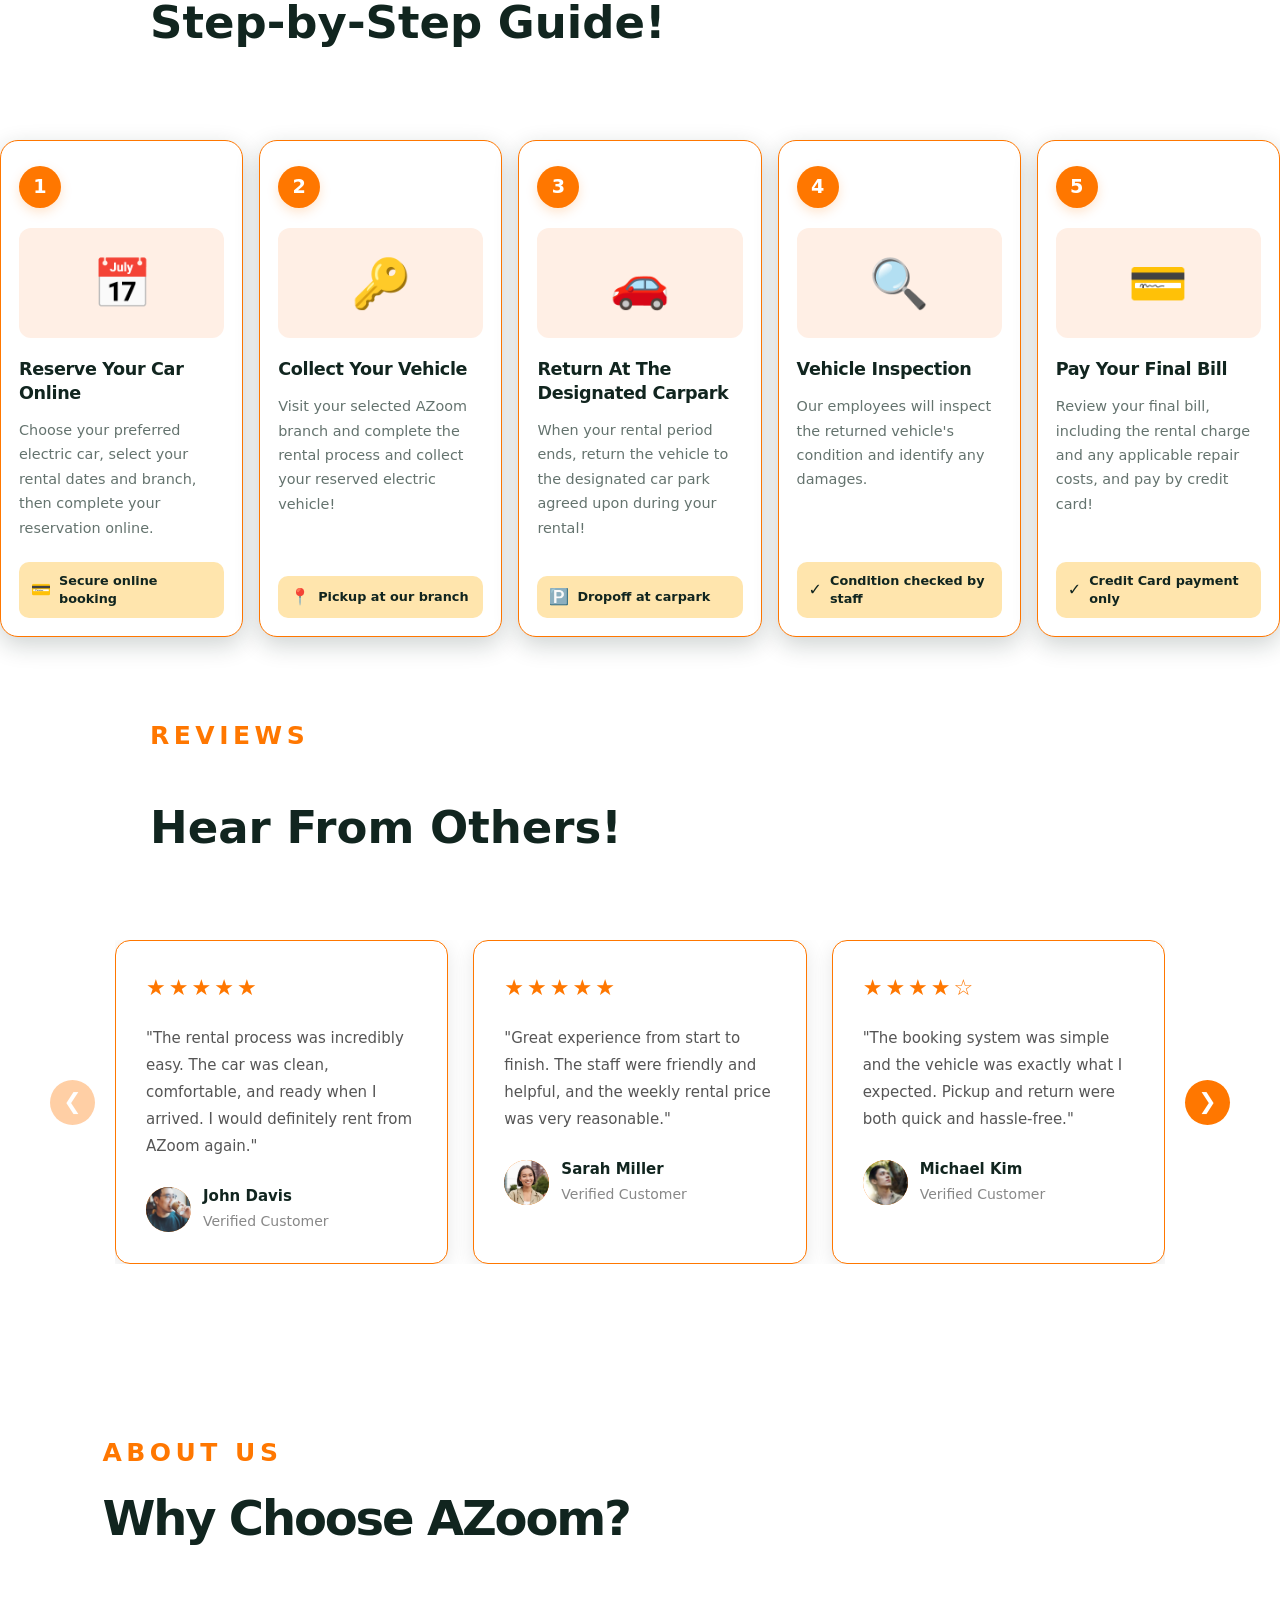
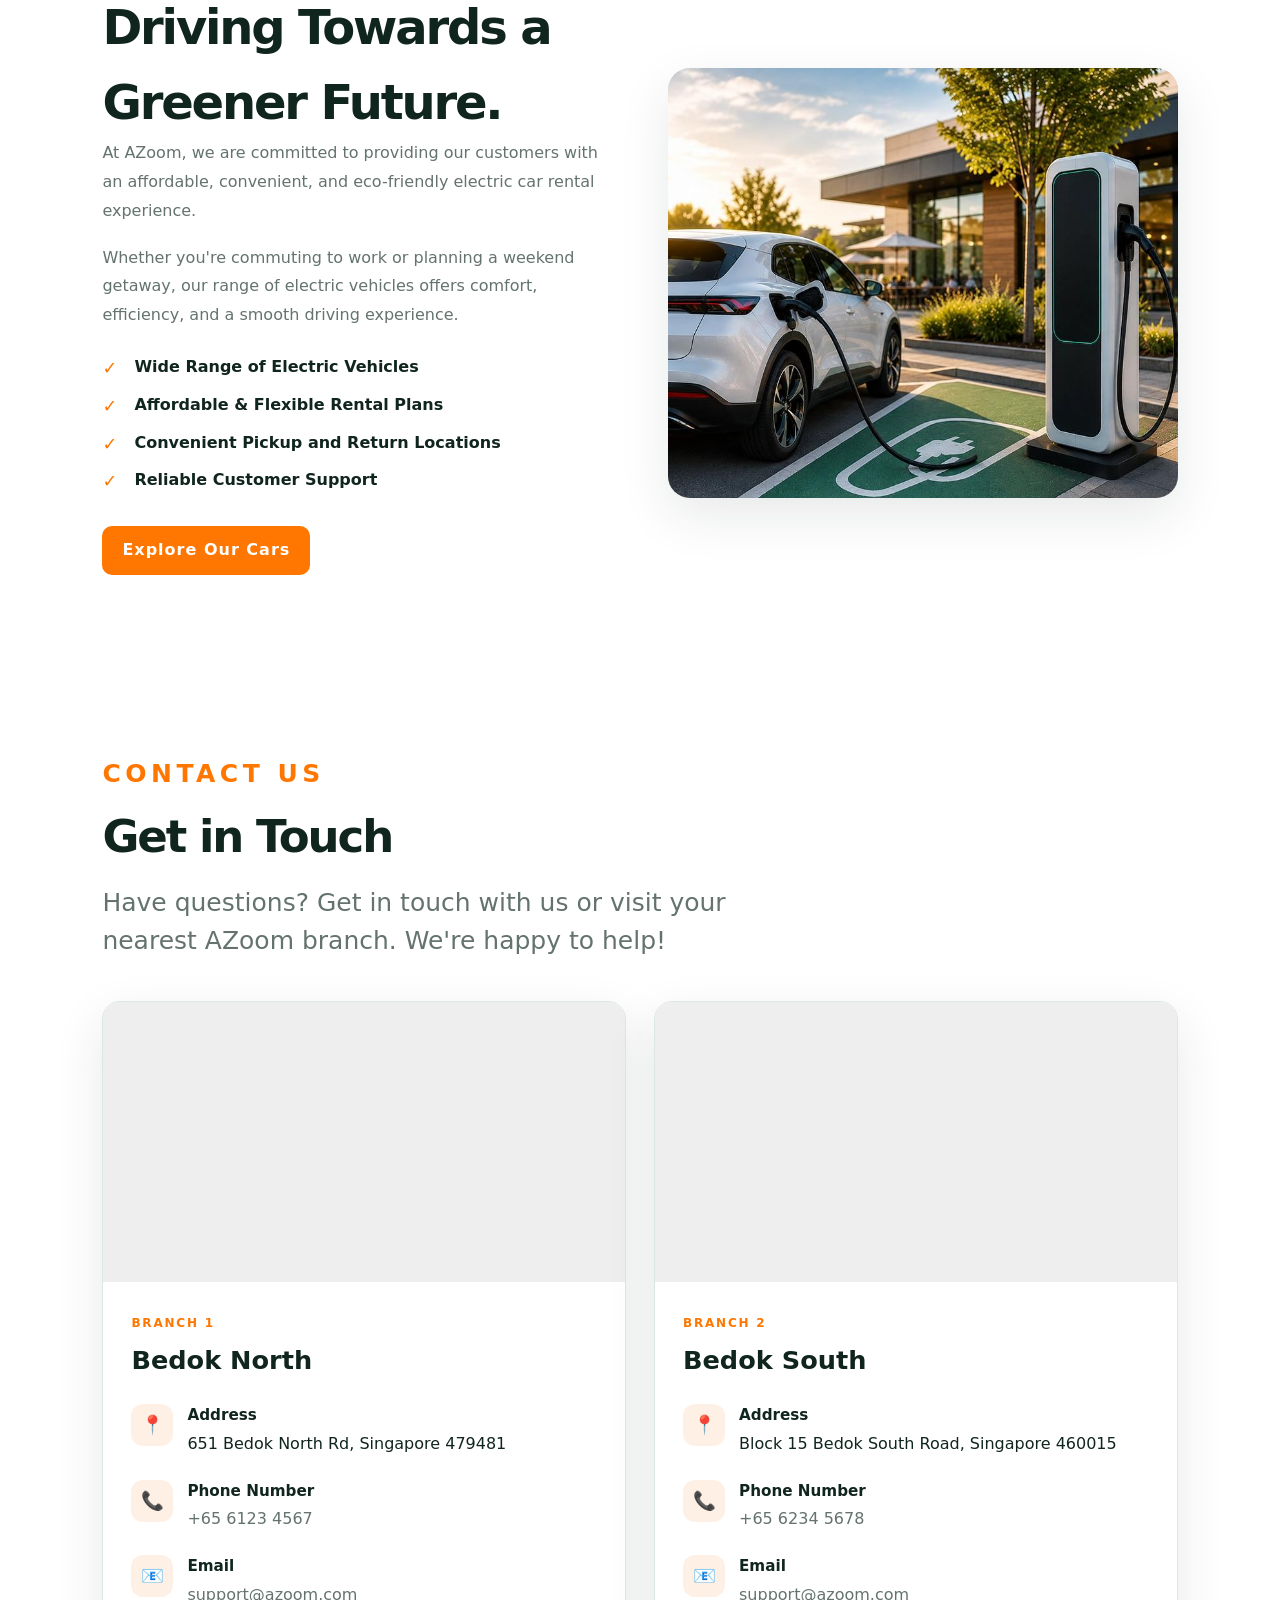
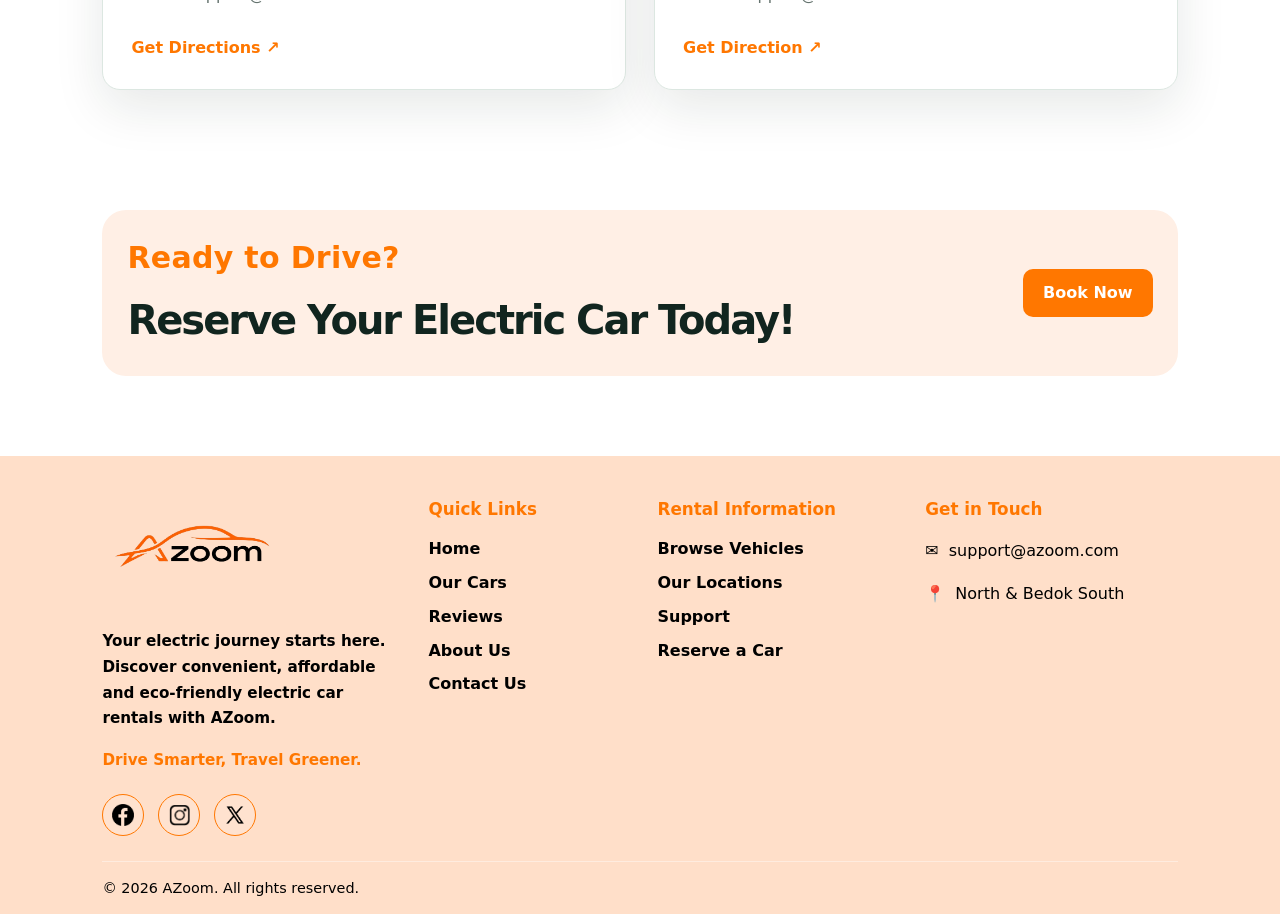
<file: index2.html>
<!DOCTYPE html>
<html lang="en">
<head>
    <meta charset="UTF-8">
    <meta name="viewport" content="width=device-width, initial-scale=1.0">
    <title>AZoom Employer Dashboard</title>
    <link rel="stylesheet"  href="style2.css">

</head>

<body>

<header>
    <h1> Employer Dashboard</h1>
    <button class="logout" id="logoutBtn">Log Out</button>
</header>

<main>
    <div class="intro">
        <h2>Vehicle Returns & Final Billing</h2>
        <p>
            Review rental bookings, record vehicle damage,
            and calculate the final amount payable.
        </p>
    </div>

    <div id="reservationList"></div>
</main>


<script src="script2.js"></script>
</body>
</html>
</file>
<file: style.css>
/* COLOURS */
:root {
    --ink: #11251f;
    --muted: #64736e;
    --orange: #FF7700;
    --mint: #e9f7f0;
    --cream: #f7f8f4;
    --line: #dce7e1;
    --white: #ffffff;
    --shadow: 0 18px 50px rgba(17, 37, 31, .10);
}

* {
    box-sizing:border-box;

}

html {
    scroll-behavior: smooth;
    overflow-x: clip;
}


body {
    margin: 0;
    overflow-x: clip;
    font-family: Inter, ui-sans-serif, system-ui, sans-serif;
    color: var(--ink);
    line-height: 1.55;
}

button,
select {
    font: inherit;
}

input,
textarea {
    font-family: Inter, ui-sans-serif, system-ui, sans-serif;
    font-size: 1rem;
}

/*NAV BAR*/
.navbar {
    height: 75px;
    padding: 0 2%;
    display: flex;
    align-items: center;
    justify-content: space-between;
    border-bottom: 1px solid var(--line);
    position: sticky;
    top:0;
    z-index: 20;
    background-color: var(--white);
}

.logo {
    height:74px;
    width: auto;
    display: block;
    padding-left: 70px;
}


nav a {
    color: black;
    text-decoration: none;
    font-size: 1rem;
    font-weight: 650;
    padding: 15px 20px;
    font-size: 20px;
    transition: 0.2s;
}

nav a:hover {
    color: var(--orange);
}

/*BUTTONS*/
.btn {
    border: 0;
    border-radius: 10px;
    padding: 12px 20px;
    font-weight: 800;
    cursor: pointer;
    transition: 0.2s;
    display: inline-flex;
    justify-content: center;
    align-items: center;
    text-decoration: none;
}

#signupModal label {
    padding-bottom: 15px;
}

.btn-primary {
    background: var(--orange);
    color: var(--white);
    letter-spacing: 1px;
}

.btn-primary:hover {
    background:#FFAC1C;
}

.btn-secondary {
    background: var(--white);
    color: var(--orange);

}

.btn-secondary:hover {
    background: #FFAC1C;
    color: var(--white);
}

.btn-outline {
    background: var(--orange);
    color: var(--white);
    padding: 8px 16px;
}

.btn-outline:hover {
    background-color: #FFAC1C;
}

.full {
    width: 100%;
}

/*Hero Section*/
.hero {
    min-height: 650px;
    padding: 80px 9%;
    display: grid;
    grid-template-columns: 1fr 1fr;
    gap: 70px;
    align-items: center;
    position: relative;
    width: 100%;
    overflow: hidden;
    background-color: #000;
}

.hero .hero-content img {
    position: absolute;
    top: 0;
    left: 0;
    width: 100%;
    height: 100%;
    object-fit: cover;
    opacity: 0.4;
    z-index: 1;
    transition: opacity 0.8s ease-in-out;
}

.hero .hero-content img.fade-out {
    opacity: 0;
}

.small-text, .hero h1, .hero h1 span, .hero-text, .hero-actions, .TrustRow, .hero-buttons {
    position: relative;
    z-index: 3;
}

.small-text {
    margin: 0 0 8px;
    color: var(--orange);
    font-size: .75rem;
    font-weight: 900;
    letter-spacing: .18em;
}

.hero h1 {
    font-size: clamp(3.5rem, 7vw, 6rem);
    line-height: .95;
    letter-spacing: -.065em;
    margin: 0 0 25px;
    color: var(--white);

}

.hero h1 span {
    color: var(--orange);

}

.hero-text {
    font-size: 1.1rem;
    color: var(--white);
    max-width: 600px;
    position: relative;

}

.hero-actions {
    display: flex;
    gap: 12px;
    margin: 30px 0;
}
/*TRUST SECTION*/
.TrustRow {
    display: flex;
    gap: 45px;
    margin-top: 40px;
}

.TrustRow div {
    display: flex;
    flex-direction: column;
}

.TrustRow strong {
    font-size: 1.5rem;
    color: var(--orange);
}

.TrustRow span {
    font-size: .78rem;
    color: var(--white);
}

.hero-card {
    height: 420px;
    border-radius: 30px;
    background: linear-gradient(
        145deg,
        #173f32,
        #285e4d
    );
    box-shadow: var(--shadow);
    position: relative;
    overflow: hidden;
    color: var(--white);
    padding: 30px;
    display: flex;
    flex-direction: column;
    justify-content: space-between; 

}

.hero-car {
    margin: auto;
    font-size: clamp(3rem, 7vw, 6rem);
    font-weight: 1000;
    letter-spacing: -0.1em;
    transform: skew(-8deg);
    opacity: 0.90;
}

.hero-card-bottom {
    display: flex;
    justify-content: space-between;
    gap: 15px;
    font-size: 1rem;
}

.hero-card-bottom strong {
    color: #b9efd9;
}

.section {
    padding: 90px 8%;
}

.section.light {
    background: var(--cream);
}

.section-head {
    display: flex;
    justify-content: space-between;
    align-items: end;
    margin-bottom: 40px;
}

.section-head.centered {
    display: block;
    text-align: center;
}

.section h2 {
    font-size: clamp(2rem, 4vw, 3rem);
    letter-spacing: -.045em;
    margin: 0;
}

.section-head select {
    padding: 11px 35px 11px 13px;
    border: 1px solid var(--line);
    border-radius: 9px;
    background: var(--white);
}

/*Cars Section*/
.car-grid {
    display: grid;
    grid-template-columns: repeat(3, 1fr);
    gap: 25px;
}

.car-card {
    background: var(--white);
    border: 1px solid var(--line);
    border-radius: 18px;
    overflow: hidden;
    box-shadow: 0 5px 20px rgba(17, 37, 31, 0.08);
    transition: transform 0.25s ease, box-shadow 0.25s ease;
}

.car-card:hover {
    transform: translateY(-6px);
    box-shadow: var(--shadow);
}

.car-image {
    width: 100%;
    height: 220px;
    background: var(--white);
    overflow: hidden;
}

.car-image img {
    width: 100%;
    height: 100%;
    object-fit: cover;
    display: block;
    transition: transform 0.3s ease;
}

.car-card:hover .car-image img {
    transform: scale(1.05);
}

.car-info {
    padding: 22px;
}

.car-title-row {
    display: flex;
    justify-content: space-between;
    align-items: flex-start;
}

.car-info h3 {
    margin: 0 0 5px;
    font-size: 1.35rem;
    letter-spacing: -0.02em;
}

.tag {
    display: inline-block;
    font-size: 0.75rem;
    font-weight: 700;
    color: var(--orange);
    background: var(--white);
    padding: 5px 10px;
    border-radius: 20px;
}

.car-info .price {
    margin: 18px 0;
    font-size: 1.5rem;
    font-weight: 850;
    color: var(--ink);
}

.car-info .price small {
    font-size: 0.85rem;
    font-weight: 600;
    color: var(--muted);
}

.car-specs {
    display: grid;
    grid-template-columns: 1fr 1fr;
    gap: 10px;
    padding: 15px 0;
    margin-bottom: 18px;
    border-top: 1px solid var(--line);
    border-bottom: 1px solid var(--line);

}

.car-specs span {
    color: var(--muted);
    font-size: 0.8rem;
    line-height: 1.4;
    font-size: large;
}

.rent-btn {
    width: 100%;
    border: none;
}

#cars .filters {
    display: flex;
    align-items: center;
    gap: 12px;
}

#cars .filters select {
    min-width: 150px;
    padding: 10px 38px 10px 14px;
    font-size: 14px;
    font-weight: 600;

    color: #222;
    background-color: var(--white);
    border: 1px solid #ddd;
    border-radius: 8px;
    cursor: pointer;
    transition: all 0.2s ease;
}

#cars .filters select:hover {
    border-color: var(--orange);
}

#cars .filters select:focus {
    outline: none;
    border-color: var(--orange);
    box-shadow: 0 0 0 3px rgba(245, 130, 32, 0.15);
}

/* Reviews */
.reviews-section {
    padding: 80px 50px;
    overflow: hidden;
}

#reviews .section-head {
    padding-left: 100px;

}

#reviews .section-head h2 {
    font-size: 45px;
}

#reviews .section-head p {
    font-size: 25px;
}

.reviews-container {
    position: relative;
    display: flex;
    align-items: center;
    gap: 20px;
    margin-top: 40px;
}

.reviews-window {
    width: 100%;
    overflow: hidden;
}

.reviews-track {
    display: flex;
    gap: 25px;
    transition: transform 0.4s ease;
}

.review-card {
    flex: 0 0 calc((100% - 50px) / 3);
    padding: 30px;
    background: var(--white);
    border-radius: 15px;
    border: 1px solid var(--orange);
    box-shadow: 0 5px 20px rgba(0, 0, 0, 0.10); 
    box-sizing: border-box;
}

.review-stars {
    color: var(--orange);
    font-size: 22px;
    letter-spacing: 3px;
    margin-bottom: 20px;

}

.review-text {
    color: #555;
    line-height: 1.8;
    font-size: 15px;
    min-height: 105px;
    margin-bottom: 25px;
}

.review-customer {
    display: flex;
    align-items: center;
    gap: 12px;
}

.customer-avatar {
    width: 45px;
    height: 45px;
    min-width: 45px;
    border-radius: 50%;
    background: var(--orange);
    color: var(--white);
    display: flex;
    align-items: center;
    justify-content: center;
    font-weight: bold;
    font-size: 14px;
}

.customer-avatar img {
    width: 100%;
    height: 100%;
    object-fit: cover;
    object-position: center;
    display: block;
    border-radius: 50%;
}

.review-customer h3 {
    margin: 0;
    font-size: 15px;
}

.review-customer span {
    font-size: 14px;
    color: #888;
}

.review-arrow {
    flex-shrink: 0;
    width: 45px;
    height: 45px;
    border: none;
    border-radius: 50%;
    background: var(--orange);
    color: var(--white);
    font-size: 22px;
    cursor: pointer;
    display: flex;
    align-items: center;
    justify-content: center;
    transition: 0.2s ease;
    z-index: 2;
}

.review-arrow:hover {
    background: #d96c12;
    transform: scale(1.05);
}

.review-arrow:disabled {
    opacity: 0.35;
    cursor: not-allowed;
    transform: none;
}
/*Bottom CTA*/
.call-to-action {
    margin: 30px 8% 80px;
    padding: 25px 25px;
    border-radius: 24px;

    background:#FFEFE5;
    border-color: #000;
    display: flex;
    align-items: center;
    justify-content: space-between;
}

.call-to-action h2 {
    margin: 0;
    font-size: 2.5rem;
    letter-spacing: -0.05em;
    text-shadow: black;
    ;
}
.call-to-action p {
    letter-spacing: 0.01em;
    color: var(--orange);
    font-size: 30px;
}

#CTAReserveBtn {
    background: var(--orange);
    color: var(--white);

}

#CTAReserveBtn:hover {
    background:#FFAC1C;
}
/*Footer*/
.site-footer {
    background: #ffdfc9;
    color: black;
    padding: 35px 8% 0;
}

.footer-container {
    max-width: 1400px;
    margin: 0 auto;
    padding-bottom: 25px;
    display: grid;
    grid-template-columns: 1.5fr 1fr 1.2fr 1.3fr;
    gap: 35px;
}

.footer-logo {
    display: inline-block;
    margin-bottom: 10px;
}

.footer-logo img {
    display:block;
    width: 180px;
    max-width: 100%;
    height: auto;
    object-fit: contain;
}

.footer-brand p {
    max-width: 320px;
    font-size: 0.95rem;
    margin: 0 0 16px;
    line-height: 1.7;
    color: black;
    font-weight: 600;
    
}

.footer-brand .footer-note {
    color: var(--orange);
    font-weight: 700;
}

.footer-social {
    display: flex;
    align-items: center;
    gap: 14px;
    margin-top: 20px;
}

.footer-social a {
    width: 42px;
    height: 42px;
    display: flex;
    align-items: center;
    justify-content: center;
    border-radius: 50%;
    border: 1px solid var(--orange);
    background: rgba(255, 255, 255, 0.1);
    transition: 0.2s ease;
}

.footer-social a img {
    width: 22px;
    height: 22px;
    object-fit: contain;
    display: block;
}

.footer-social a:hover {
    background: var(--orange);
    transform: translateY(-3px);
}

.footer-link h3,
.footer-contact h3 {
    color: var(--orange);
    font-size: 1.05rem;
    margin: 5px 0 15px;
}

.footer-link ul {
    list-style: none;
    padding: 0;
    margin: 0;
}

.footer-link li {
    margin-bottom: 9px;
}

.footer-link a {
    color: black;
    font-size: 1rem;
    text-decoration: none;
    transition: color 0.2s ease;
    font-weight: bold;
}

.footer-link a:hover {
    color: var(--orange);
}

.footer-contact p {
    display: flex;
    gap: 10px;
    color: black;
    align-items: flex-start;
    line-height: 1.7;
    font-size: 1rem;
    margin: 0 0 16px;
    overflow-wrap: anywhere;
}

.footer-contact p span {
    flex-shrink: 0;
}

.footer-contact a {
    text-decoration: none;
    color: black;
}

.footer-contact a:hover {
    color: var(--orange);
}

.footer-bottom {
    max-width: 1400px;
    padding: 15px 0;
    margin: 0 auto;
    display: flex;
    justify-content: space-between;
    align-items: center;
    gap: 20px;
    border-top: 1px solid rgba(255, 255, 255, 0.4);
}

.footer-bottom p {
    margin: 0;
    font-size: 0.9rem;
}

#contact .section-head h2 {
    font-size: 45px;
}

#contact .section-head p {
    font-size: 25px;
}
/*Modals*/
.modal {
    position: fixed;
    inset: 0;
    background: rgba(8, 24, 19, .65);
    display: none;
    align-items: center;
    justify-content: center;
    padding: 20px;
    z-index: 50;
}

.modal.open {
    display: flex;
}

.modal-box {
    position: relative;
    background: var(--white);
    border-radius: 20px;
    width: min(760px, 100%);
    max-height: 92vh;
    overflow: auto;
    padding: 35px;
    box-shadow: var(--shadow);
}

.close {
    position: absolute;
    right: 10px;
    top: 15px;
    border: 0;
    background: none;
    font-size: 2rem;
    cursor: pointer;
    color: var(--muted);
}

.form-grid {
    display: grid;
    grid-template-columns: 1fr 1fr;
    gap: 16px;
}

label {
    display: flex;
    flex-direction: column;
    gap: 6px;
    font-weight: 750;
    font-size: 0.9rem;
}

input, select {
    border: 1px solid var(--line);
    border-radius: 9px;
    padding: 11px 12px;
    outline: none;
    background: var(--white);
}

input:focus,
select:focus {
    border-color: var(--orange);
    box-shadow: 0 0 0 3px rgba(31, 128, 96, .1);
}

.price-preview {
    display: flex;
    justify-content: space-between;
    background: var(--cream);
    padding: 15px;
    border-radius: 10px;
}

.price-preview strong {
    color: var(--orange);
    font-size: 1.5rem;
}

.check {
    display: flex;
    flex-direction: row;
    align-items: center;
    font-weight: 500;
}

.check input {
    width: auto;
}

.confirmation {
    text-align: center;
    width: min(520px, 100%);
}

.success-icon {
    width: 55px;
    height: 55px;
    border-radius: 50%;
    background: var(--mint);
    color: var(--orange);
    display: grid;
    place-items: center;
    font-size: 2rem;
    font-weight: 900;
    margin: 0 auto 18px;
}

.receipt {
    text-align: left;
    background: var(--cream);
    border-radius: 15px;
    padding: 20px;
    margin: 22px 0;
    font-size: 1rem;
}

.receipt div {
    display: flex;
    justify-content: space-between;
    padding: 5px 0;
}

.messageBox {
    width: 100%;
    height: 250px;
    padding: 12px;
    box-sizing: border-box;
}

/*About Section*/
.about-section {
    padding: 90px 8%;
    background-color: var(--cream);
}

#about .section-head {
    margin-bottom: 35px;
}

#about .section-head p {
    font-size: 25px;
}

#cars .section-head p {
    font-size: 25px;
}

#about .section-head h2 {
    font-size: clamp(2rem, 4vw, 3rem);
    color: var(--ink);
}

.about-content {
    display: grid;
    grid-template-columns: 1fr 1fr;
    align-items: center;
    gap: 55px;

    margin: 0 auto;
}

.about-text h3 {
    font-size: clamp(1.6rem, 2.5vw, 2.2rem);
    line-height: 1.2;
    margin: 0 0 20px;
    color: var(--ink);
}

.about-text p {
    font-size: 1rem;
    line-height: 1.8;
    color: var(--muted);
    margin: 0 0 18px;
}

.about-benefits {
    list-style: none;
    padding: 0;
    margin: 25px 0;
    display: grid;
    gap: 13px;
}

#how-it-works .section-head {
    width: 100%;
    margin-bottom: 45px;
    margin-left: 150px;

}

.about-benefits li {
    position: relative;
    padding-left: 32px;
    color: var(--ink);
    font-weight: 600;
}

.about-benefits li::before {
    content: "✓";
    position: absolute;
    left: 0;
    top: 0;
    color: var(--orange);
    font-weight: 900;
    font-size: 1.1rem;
}

.about-btn {
    margin-top: 8px;
}

#how-it-works .section-head p {
    font-size: 25px;
}

#how-it-works .section-head h2 {
    font-size: 45px;
}

.about-image {
    position: relative;
    min-width: 0;
    height: 430px;
    border-radius: 22px;
    overflow: hidden;
    background-color: #e9e3dc;
    box-shadow: var(--shadow);
}

.about-image img {
    width: 100%;
    height: 100%;
    display: block;
    object-fit: cover;
}
/*How it works*/
.how-it-works {
    background: var(--cream);
    padding: 80px 5%;
}


#how-it-works .steps-intro {
    color: var(--muted);
    font-size: 1rem;
    margin: 12px 0 0;
    max-width: 650px;
    letter-spacing: normal;
}

.steps-grid {
    display: grid;
    grid-template-columns: repeat(5, minmax(0, 1fr));
    gap: 16px;
    align-items: stretch;
    max-width: 1500px;
    margin: 0 auto;
}

.steps-card {
    position: relative;
    display: flex;
    flex-direction: column;
    align-items: flex-start;
    background: var(--white);
    padding: 25px 18px 18px;
    border-radius: 18px;
    border: 1px solid var(--orange);
    box-shadow: 0 8px 25px rgba(16, 37, 30, 0.2);
    transition: transform 0.25s ease, box-shadow 0.25s ease;
}

.steps-card:hover {
    transform: translateY(-5px);
    box-shadow: var(--shadow);
    border-color: var(--orange);
}

.stepNumber {
    height: 42px;
    width: 42px;
    display: flex;
    align-items: center;
    justify-content: center;
    border-radius: 50%;
    background: var(--orange);
    color: var(--white);
    font-size: 1.2rem;
    font-weight: 900;
    margin-bottom: 20px;
    box-shadow: 0 4px 12px rgba(255, 120, 0, 0.2);
}

.stepsIcon {
    width: 100%;
    min-height: 110px;
    display: flex;
    justify-content: center;
    align-items: center;
    margin-bottom: 20px;
    border-radius: 12px;
    background: #FFEFE5;
    font-size: 3rem;
}

.steps-card h3 {
    margin: 0 0 12px;
    font-size: 1.1rem;
    line-height: 1.35;
    letter-spacing: -0.02em;
}

.steps-card > p {
    margin: 0 0 22px;
    color: var(--muted);
    font-size: 0.9rem;
    line-height: 1.7;
    flex-grow: 1;
}

.step-footer {
    display: flex;
    align-items: center;
    gap: 8px;
    width: 100%;
    padding: 10px 12px;
    border-radius: 10px;
    background: #FFE5AD;
    font-weight: 650;
    font-size: 0.8rem;
    line-height: 1.4;
}

.step-footer span {
    flex-shrink: 0;
    font-size: 1rem;
}
/*ForgetPW Modal */
#forgetPasswordModal .forgetDescription {
    color: var(--muted);
    font-size: 1rem;
    margin: 10px 0 20px;
}

#forgetPasswordModal form {
    display: flex;
    flex-direction: column;
    gap: 16px;
}

#forgetPasswordModal form > a {
    color: var(--orange);
    text-decoration: none;
    font-size: 1rem;
    font-weight: 600;
}

#forgetPasswordModal form > a:hover {
    text-decoration: underline;
}

#forgetPasswordModal .btn {
    margin-top: 5px;
}
/* Contact Us Section */
.contact-section {
    padding: 90px 8%;
    background: var(--cream);
}

#contact .section-head {
    margin-bottom: 40px;
}

#contact .section-head h2 {
    color: var(--ink);
    margin-bottom: 12px;
}

.contact-intro {
    color: var(--muted);
    font-size: 1rem;
    margin: 12px 0 0;
    max-width: 650px;
}

.location-grid {
    display: grid;
    grid-template-columns: repeat(2, minmax(0, 1fr));
    gap: 28px;
    max-width: 1400px;
    margin: 0 auto;
}

.location-card {
    background: var(--white);
    border: 1px solid var(--line);
    border-radius: 18px;
    overflow: hidden;
    box-shadow: var(--shadow);
    transition: transform 0.25s ease, box-shadow 0.25s ease;
}

.location-card:hover {
    transform: translateY(-4px);
    box-shadow: 0 20px 45px rgba(17, 37, 31, 0.14);
}

.location-map {
    width: 100%;
    height: 280px;
    background: #eee;
}

.location-map iframe {
    display: block;
    width: 100%;
    height: 100%;
    border: 0;
}

.location-info {
    padding: 28px;
}

.location-tag {
    display: inline-block;
    color: var(--orange);
    font-size: 0.75rem;
    font-weight: 900;
    letter-spacing: 0.15em;
    margin-bottom: 8px;
}

.location-info h3 {
    color: var(--ink);
    font-size: 1.6rem;
    margin: 0 0 24px;
}

.contact-detail {
    display: flex;
    gap: 14px;
    margin-bottom: 20px;
    align-items: flex-start;
}

.detail-icon {
    display: flex;
    justify-content: center;
    align-items: center;
    width: 42px;
    height: 42px;
    flex-shrink: 0;
    background: #fff0e5;
    border-radius: 12px;
    font-size: 1.15rem;
}

.contact-detail strong {
    display: block;
    font-size: 0.95rem;
    color: var(--ink);
}

.contact-detail a {
    color: var(--muted);
    text-decoration: none;
}

.contact-detail a:hover {
    color: var(--orange);
}

.contact-detail p {
    line-height: 0.8%;
}

.location-link {
    display: inline-block;
    color: var(--orange);
    font-weight: 800;
    margin-top: 5px;
    text-decoration: none;
    transition: color 0.2s ease;
}

.location-link:hover {
    color: #cc5f00;
}

.shared-contact {
    display: flex;
    align-items: center;
    max-width: 1400px;
    margin: 35px auto 0;
    padding: 25px 30px;
    background: #fff0e5;
    gap: 20px;
    border: 1px solid #ffdfc9;
    border-radius: 16px;
}

.shared-email-icon {
    display: flex;
    flex-shrink: 0;
    width: 55px;
    height: 55px;
    align-items: center;
    justify-content: center;
    border-radius: 15px;
    background: var(--orange);
    color: var(--white);
    font-size: 1.6rem;
}

.shared-email-text {
    flex: 1;
}

.shared-email-text h3 {
    color: var(--ink);
    margin: 0 0 4px;
    font-size: 1.1rem;
}

.shared-email-text p {
    margin: 0;
    color: var(--muted);
    font-size: 0.9rem;
}




@media(max-width: 850px) {
    nav a {
        display: none;
    }

    .hero {
        grid-template-columns: 1fr;
        padding: 60px 7%;
    }

    .car-grid {
        grid-template-columns: 1fr 1fr;
    }

}

@media(max-width: 600px) {
    .car-grid,
    .form-grid {
        grid-template-columns: 1fr;
    }

    .hero-actions {
        flex-direction: column;
    }

    .call-to-action {
        footer {
            flex-direction: column;
            align-items: flex-start;
            gap: 20px;
        }
    }
}

/*RESIZING FOR OTHER SCREEN SIZES */

@media (max-width: 900px) {
    .review-card {
        flex: 0 0 calc((100% - 25px) / 2);
    }
}

@media (max-width: 600px) {
    .reviews-section {
        padding: 60px 0;
    }

    .review-card {
        flex: 0 0 100%;
    }

    .review-arrow {
        width: 40px;
        height: 40px;
    }
}

@media (max-width: 1100px) {
    .steps-grid {
        grid-template-columns: repeat(3, minmax(0, 1fr));
    }
}

@media (max-width: 750px) {
    .how-it-works {
        padding: 65px 6%;
    }

    .steps-grid {
        grid-template-columns: repeat(2, minmax(0, 1fr));
        gap: 15px;
    }
}

@media (max-width: 480px) {

    .about-image {
        height: 250px;
    }

    .steps-grid {
        grid-template-columns: 1fr;
    }

    .step-card {
        padding: 22px;
    }

    .step-icon {
        min-height: 90px;
    }

    .section {
        padding: 60px 5%;
    }

    .section-head {
        gap: 14px;
        margin-bottom: 24px;
    }

    .section-head h2 {
        font-size: 1.8rem;
    }

    #contact.section {
        padding: 50px 5%;
    }

    .location-map {
        height: 200px;
    }

    .location-info {
        padding: 18px;
    }

    .location-info h3 {
        font-size: 1.3rem;
    }

    .detail-icon {
        width: 36px;
        height: 36px;
        font-size: 1rem;
    }

    footer {
        padding: 32px 6% 18px;
    }

    .footer-container {
        gap: 24px;
    }

    .footer-section h3,
    .footer-section h4 {
        font-size: 1rem;
    }

    .footer-bottom {
        font-size: 0.8rem;
    }
}

@media (max-width: 800px) {
    .about-section {
        padding: 65px 7%;
    }

    .about-content {
        grid-template-columns: 1fr;
        gap: 30px;
    }

    .about-image {
        height: 320px;
    }
}

@media (max-width: 850px) {
    .contact-section {
        padding: 70px 6%;
    }

    .locations-grid {
        gap: 20px;
    }

    .location-info {
        padding: 22px;
    }

    .shared-contact {
        flex-wrap: wrap;
    }
}

@media (max-width: 600px) {
    .locations-grid {
        grid-template-columns: 1fr;
    }

    .location-map {
        height: 240px;
    }

    .shared-contact {
        align-items: flex-start;
        padding: 22px;
        gap: 14px;
    }

    .shared-email-text {
        flex-basis: calc(100% - 75px);
    }

    .email-link {
        margin-left: 69px;
    }
}

/* personal monitor */
@media (max-width: 2560px) { 
    .car-image {
        height: 400px;

    .location-map {
        height: 500px;
    }
    }
}
/*hamborgor*/
.menu-toggle {
    display: none;
    background: none;
    border: none;
    color: var(--orange);
    font-size: 28px;
    cursor: pointer;
    padding: 8px 12px;
}

/* mobile navbar */
@media (max-width: 768px) {

    .navbar {
        height: 75px;
        padding: 0 20px;
        position: sticky;
        top: 0;
        z-index: 100;
    }

    /* spacing*/
    .logo {
        height: 65px;
        padding-left: 0;
    }

    /* show burger btn */
    .menu-toggle {
        display: block;
        margin-left: auto;
    }

    /* hide in dropdown*/
    .navbar nav {
        display: none;
        position: absolute;
        top: 75px;
        left: 0;
        right: 0;
        width: 100%;
        background: var(--white);
        padding: 15px 20px 20px;
        border-bottom: 1px solid var(--line);
        box-shadow: 0 10px 20px rgba(0, 0, 0, 0.10);

        flex-direction: column;
        align-items: stretch;
        gap: 5px;
    }

    /* show menu*/
    .navbar nav.active {
        display: flex;
    }

    .navbar nav a {
        display: block;
        padding: 12px 10px;
        font-size: 17px;
        border-radius: 8px;
    }

    .navbar nav a:hover {
        background: #fff1e6;
    }

    .navbar nav .btn-outline {
        width: 100%;
        margin-top: 8px;
        padding: 12px;
    }

    .section-head {
        flex-direction: column;
        align-items: flex-start;
        gap: 18px;
        margin-bottom: 28px;
    }

    .section-head h2 {
        font-size: clamp(1.8rem, 6vw, 2.3rem);
        line-height: 1.2;
        overflow-wrap: break-word;
    }

    .section-head .small-text {
        margin-bottom: 8px;
    }

    #cars .filters {
        display: flex;
        flex-wrap: wrap;
        width: 100%;
        gap: 10px;
    }

    #cars .filters select {
        flex: 1;
        min-width: 0;
        width: 100%;
    }

    #reviews .section-head {
        padding-left: 0;
    }

    #reviews .section-head h2 {
        font-size: clamp(1.8rem, 6vw, 2.3rem);
    }

    #contact.section {
        padding: 60px 5%;
    }

    #contact .section-head {
        margin-bottom: 28px;
    }

    .location-grid {
        grid-template-columns: 1fr;
        gap: 22px;
        width: 100%;
    }

    .location-card {
        width: 100%;
        min-width: 0;
        border-radius: 14px;
    }

    .location-map {
        height: 230px;
    }

    .location-map iframe {
        width: 100%;
        height: 100%;
    }

    .location-info {
        padding: 22px;
    }

    .location-info h3 {
        font-size: 1.4rem;
        margin-bottom: 20px;
    }

    .contact-detail {
        gap: 12px;
        margin-bottom: 18px;
        min-width: 0;
    }

    .contact-detail > div {
        min-width: 0;
        overflow-wrap: anywhere;
    }

    .contact-detail p {
        line-height: 1.45;
        overflow-wrap: anywhere;
        margin: 5px 0;
    }

    .location-link {
        display: inline-block;
        padding: 8px 0;
    }

    footer {
        padding: 40px 5% 20px;
    }

    .footer-container {
        display: grid;
        grid-template-columns: 1fr;
        gap: 28px;
        width: 100%;
    }

    .footer-section {
        width: 100%;
        min-width: 0;
    }

    .footer-section h3,
    .footer-section h4 {
        margin-bottom: 12px;
        font-size: 1.1rem;
    }

    .footer-section p {
        font-size: 0.95rem;
        line-height: 1.6;
        overflow-wrap: anywhere;
    }

    .footer-section ul {
        padding: 0;
        margin: 0;
        list-style: none;
    }

    .footer-section li {
        margin-bottom: 10px;
    }

    .footer-section a {
        display: inline-block;
        padding: 3px 0;
        overflow-wrap: anywhere;
    }

    .footer-bottom {
        margin-top: 28px;
        padding-top: 18px;
        text-align: center;
        font-size: 0.85rem;
        line-height: 1.5;
    }


}
</file>
<file: style2.css>
:root {
            --orange: #FF7700;
            --ink: #11251f;
            --muted: #64736e;
            --line: #dce7e1;
            --cream: #f7f8f4;
            --white: #ffffff;
        }

        * {
            box-sizing: border-box;
        }

        body {
            margin: 0;
            font-family: Arial, sans-serif;
            color: var(--ink);
            background: var(--cream);
        }

        header {
            background: var(--white);
            padding: 20px 5%;
            display: flex;
            justify-content: space-between;
            align-items: center;
            border-bottom: 1px solid var(--line);
        }

        header h1 {
            margin: 0;
            font-size: 24px;
        }

        header span {
            color: var(--orange);
        }

        button, input, select, textarea {
            font: inherit;
        }

        button {
            cursor: pointer;
            border: 0;
            border-radius: 8px;
            padding: 10px 15px;
        }

        .logout {
            background: var(--orange);
            color: white;
            font-weight: bold;
        }

        main {
            max-width: 1200px;
            margin: 35px auto;
            padding: 0 20px;
        }

        .intro {
            margin-bottom: 25px;
        }

        .intro p {
            color: var(--muted);
        }

        #reservationList {
            display: grid;
            gap: 22px;
        }

        .reservation-card {
            background: var(--white);
            border: 1px solid var(--line);
            border-radius: 16px;
            padding: 24px;
            box-shadow: 0 5px 20px rgba(17, 37, 31, 0.05);
        }

        .card-heading {
            display: flex;
            justify-content: space-between;
            align-items: start;
            gap: 15px;
            flex-wrap: wrap;
            border-bottom: 1px solid var(--line);
            padding-bottom: 15px;
            margin-bottom: 18px;
        }

        .card-heading h2 {
            margin: 0 0 5px;
        }

        .booking-id {
            color: var(--muted);
            font-size: 13px;
        }

        .details {
            display: grid;
            grid-template-columns: repeat(3, 1fr);
            gap: 15px;
            margin-bottom: 22px;
        }

        .detail {
            padding: 12px;
            background: var(--cream);
            border-radius: 9px;
            overflow-wrap: anywhere;
        }

        .detail small {
            display: block;
            color: var(--muted);
            margin-bottom: 5px;
        }

        .management {
            display: grid;
            grid-template-columns: 1fr 1fr;
            gap: 18px;
        }

        label {
            display: flex;
            flex-direction: column;
            gap: 7px;
            font-weight: bold;
            font-size: 14px;
        }

        input, select, textarea {
            width: 100%;
            padding: 11px;
            border: 1px solid var(--line);
            border-radius: 8px;
            background: white;
        }

        textarea {
            resize: vertical;
            min-height: 90px;
        }

        .bill {
            background: #fff1e6;
            padding: 18px;
            border-radius: 10px;
            margin-top: 20px;
        }

        .bill p {
            display: flex;
            justify-content: space-between;
            gap: 15px;
            margin: 7px 0;
        }

        .bill .total {
            border-top: 1px solid #e8c8ad;
            padding-top: 12px;
            margin-top: 12px;
            font-size: 20px;
            font-weight: bold;
        }

        .save {
            background: var(--orange);
            color: white;
            font-weight: bold;
            margin-top: 18px;
            width: 100%;
        }

        .empty {
            text-align: center;
            padding: 40px;
            background: white;
            border-radius: 12px;
        }

        @media (max-width: 700px) {
            .details, .management {
                grid-template-columns: 1fr;
            }

            header h1 {
                font-size: 19px;
            }
        }
</file>
